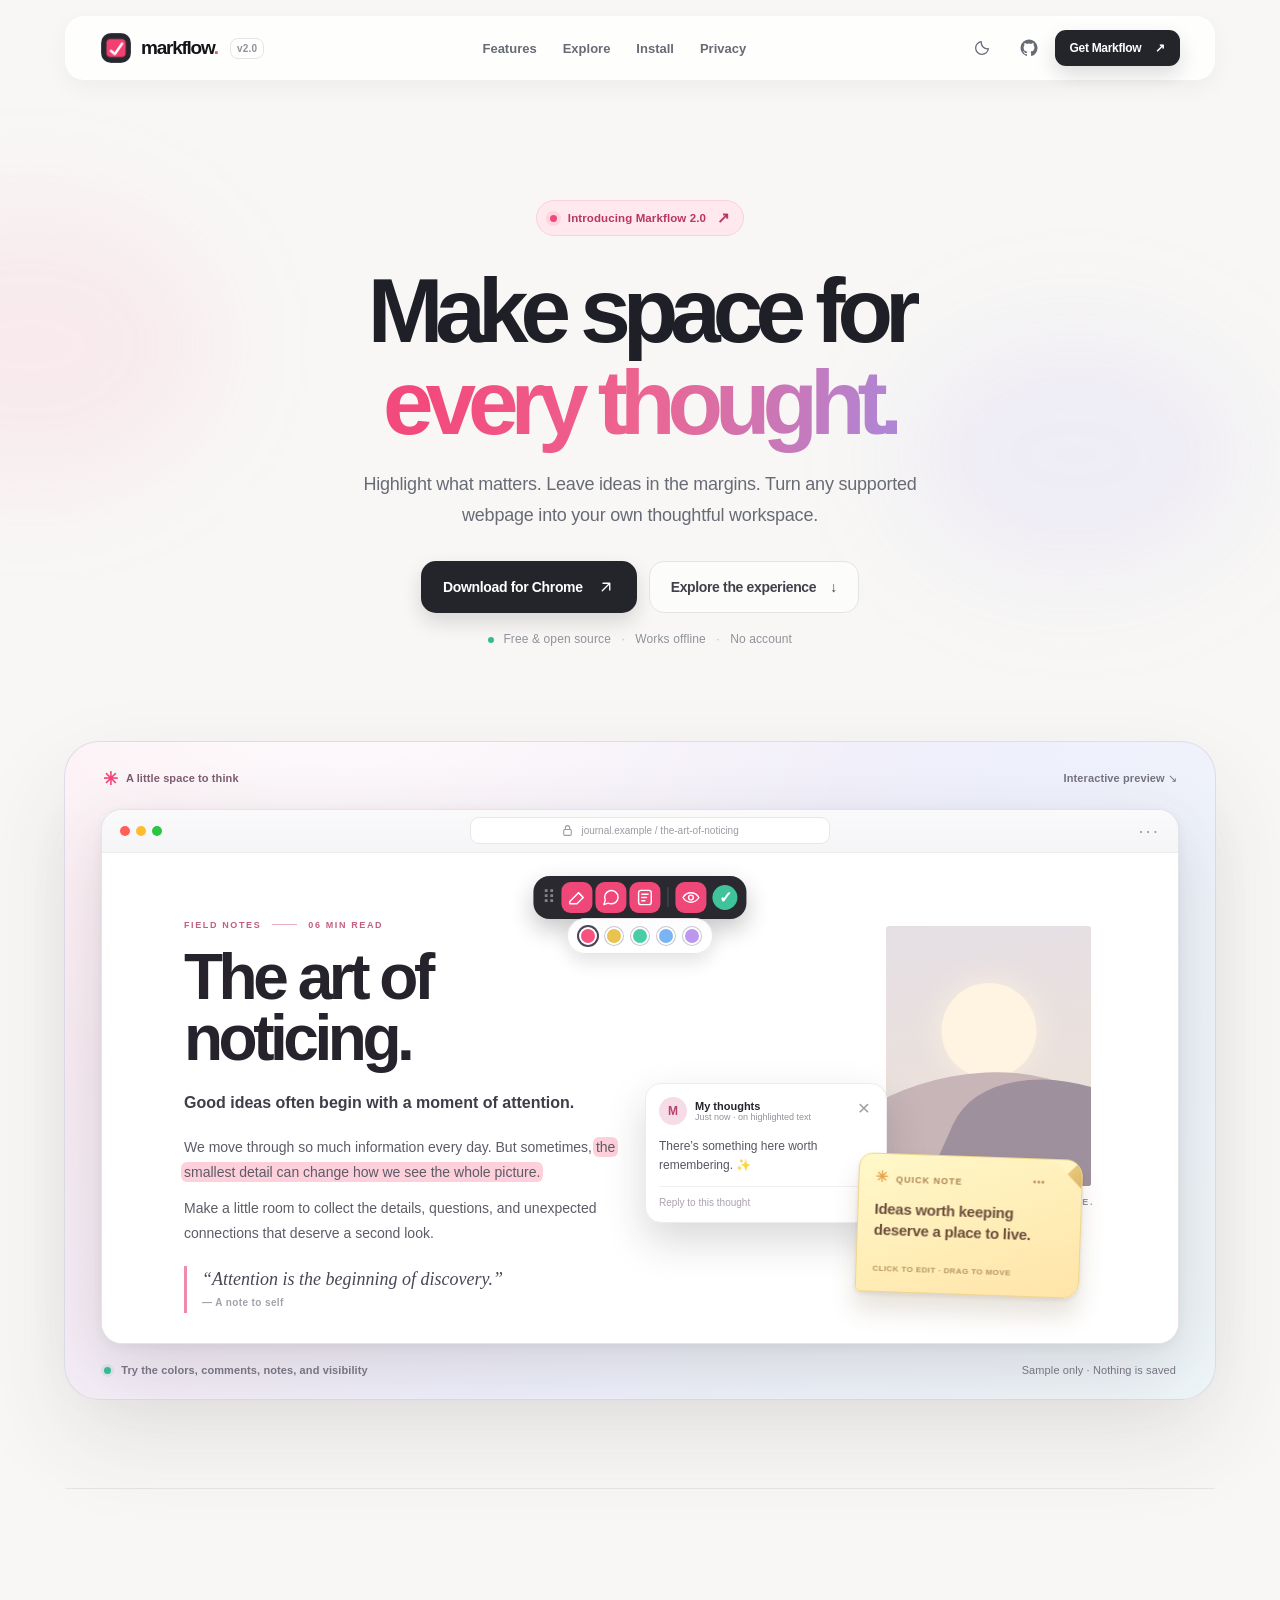
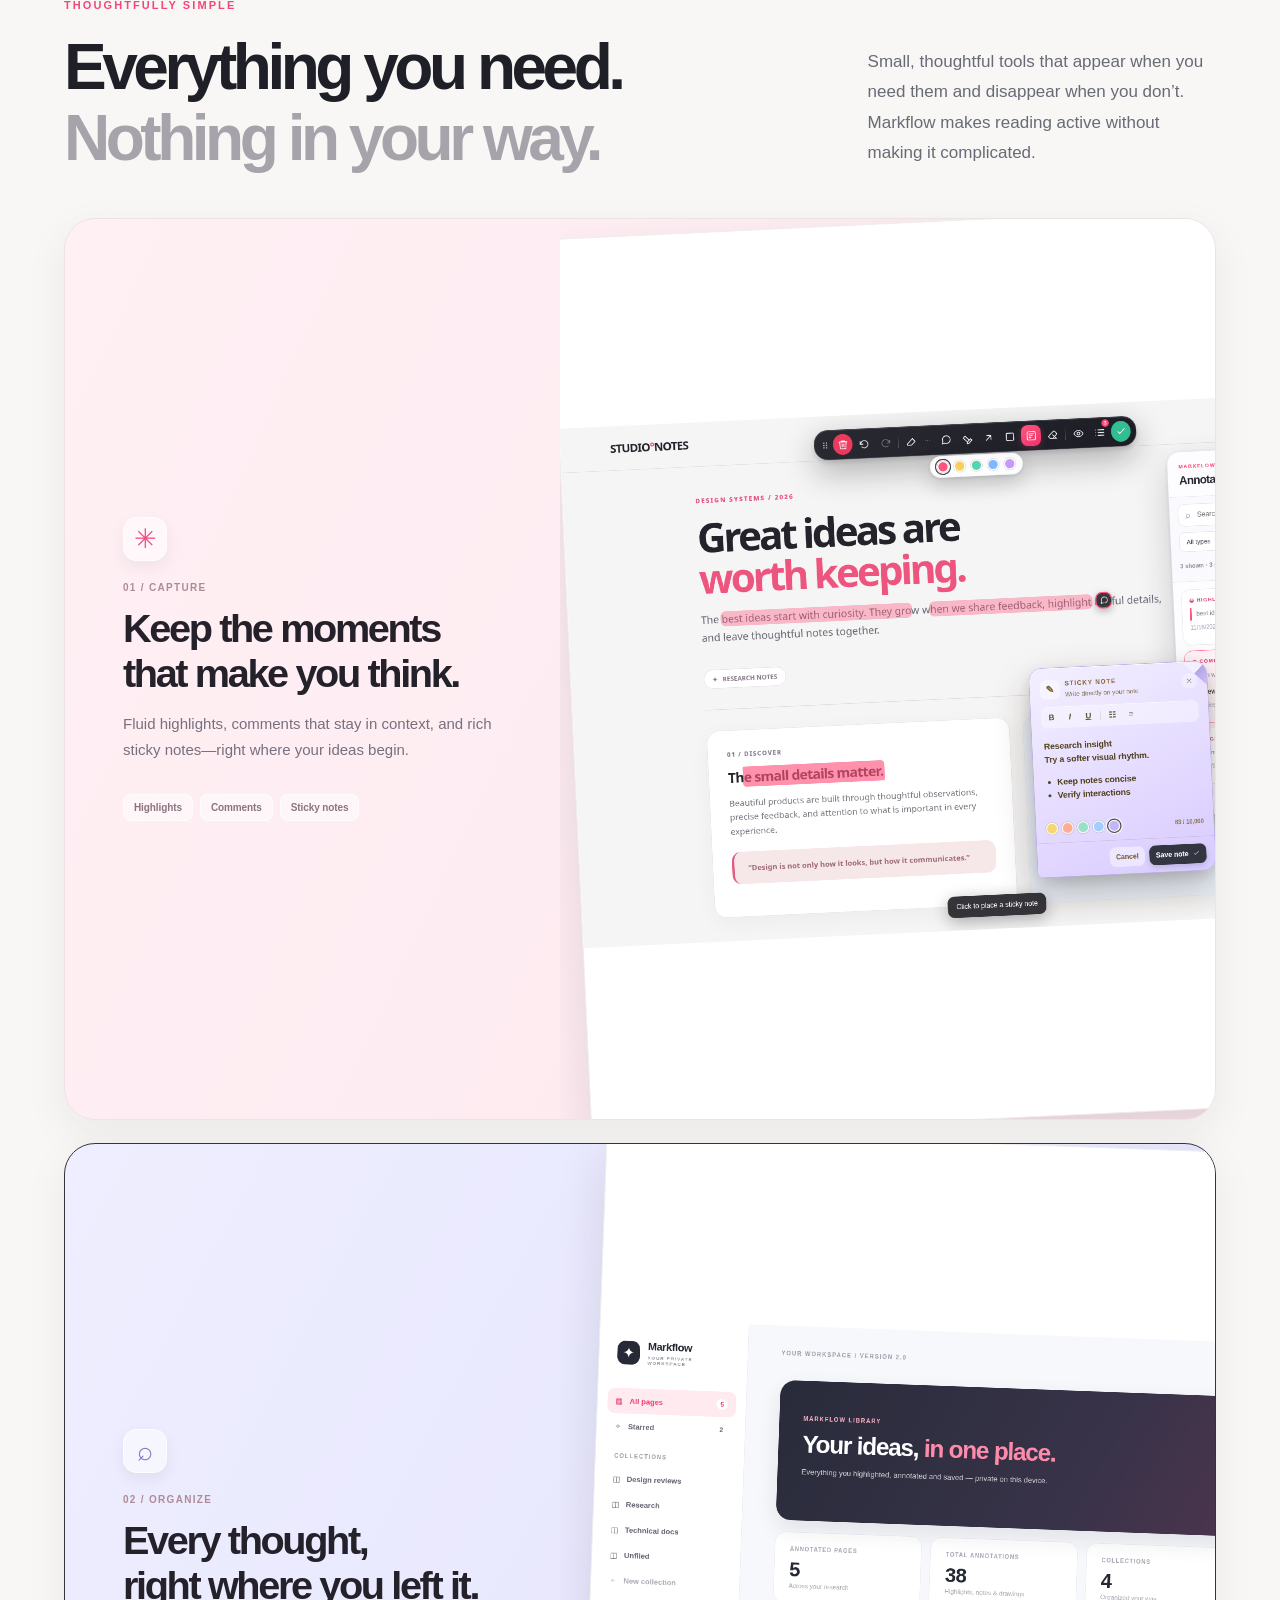
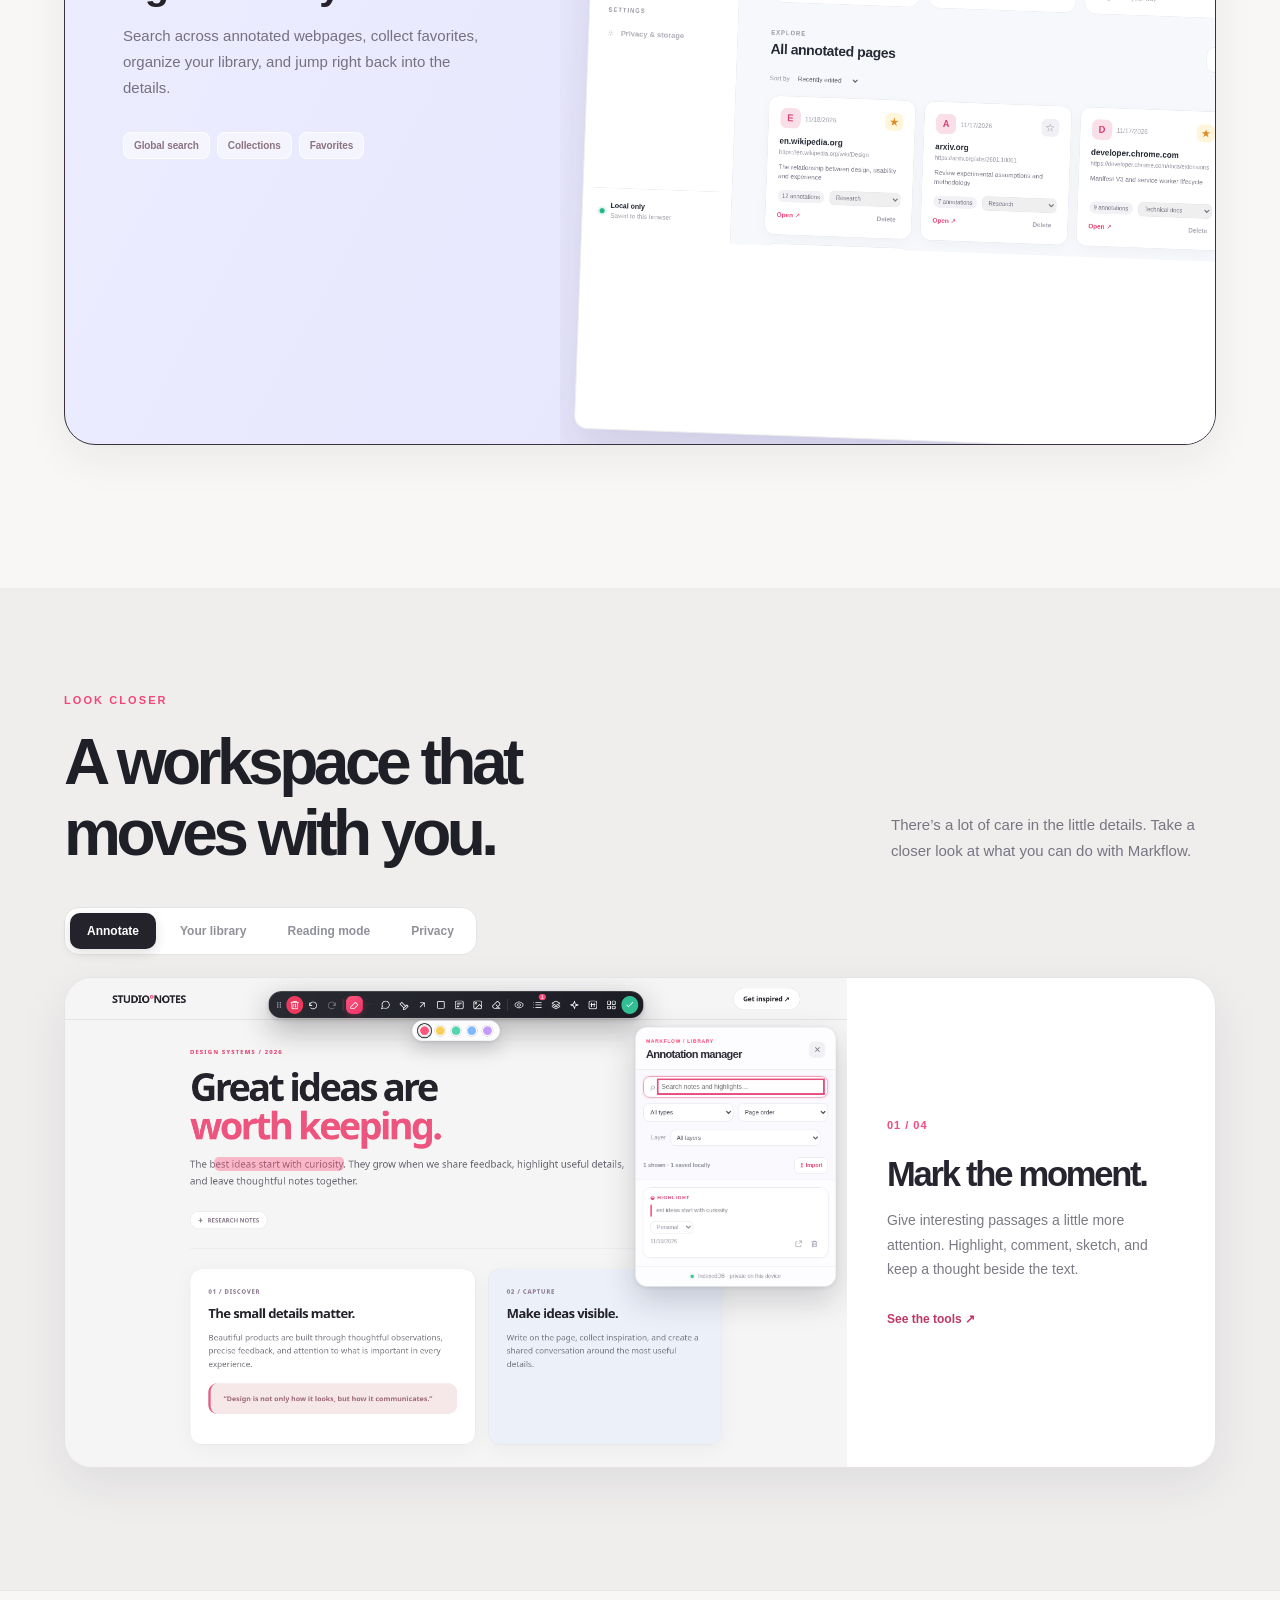
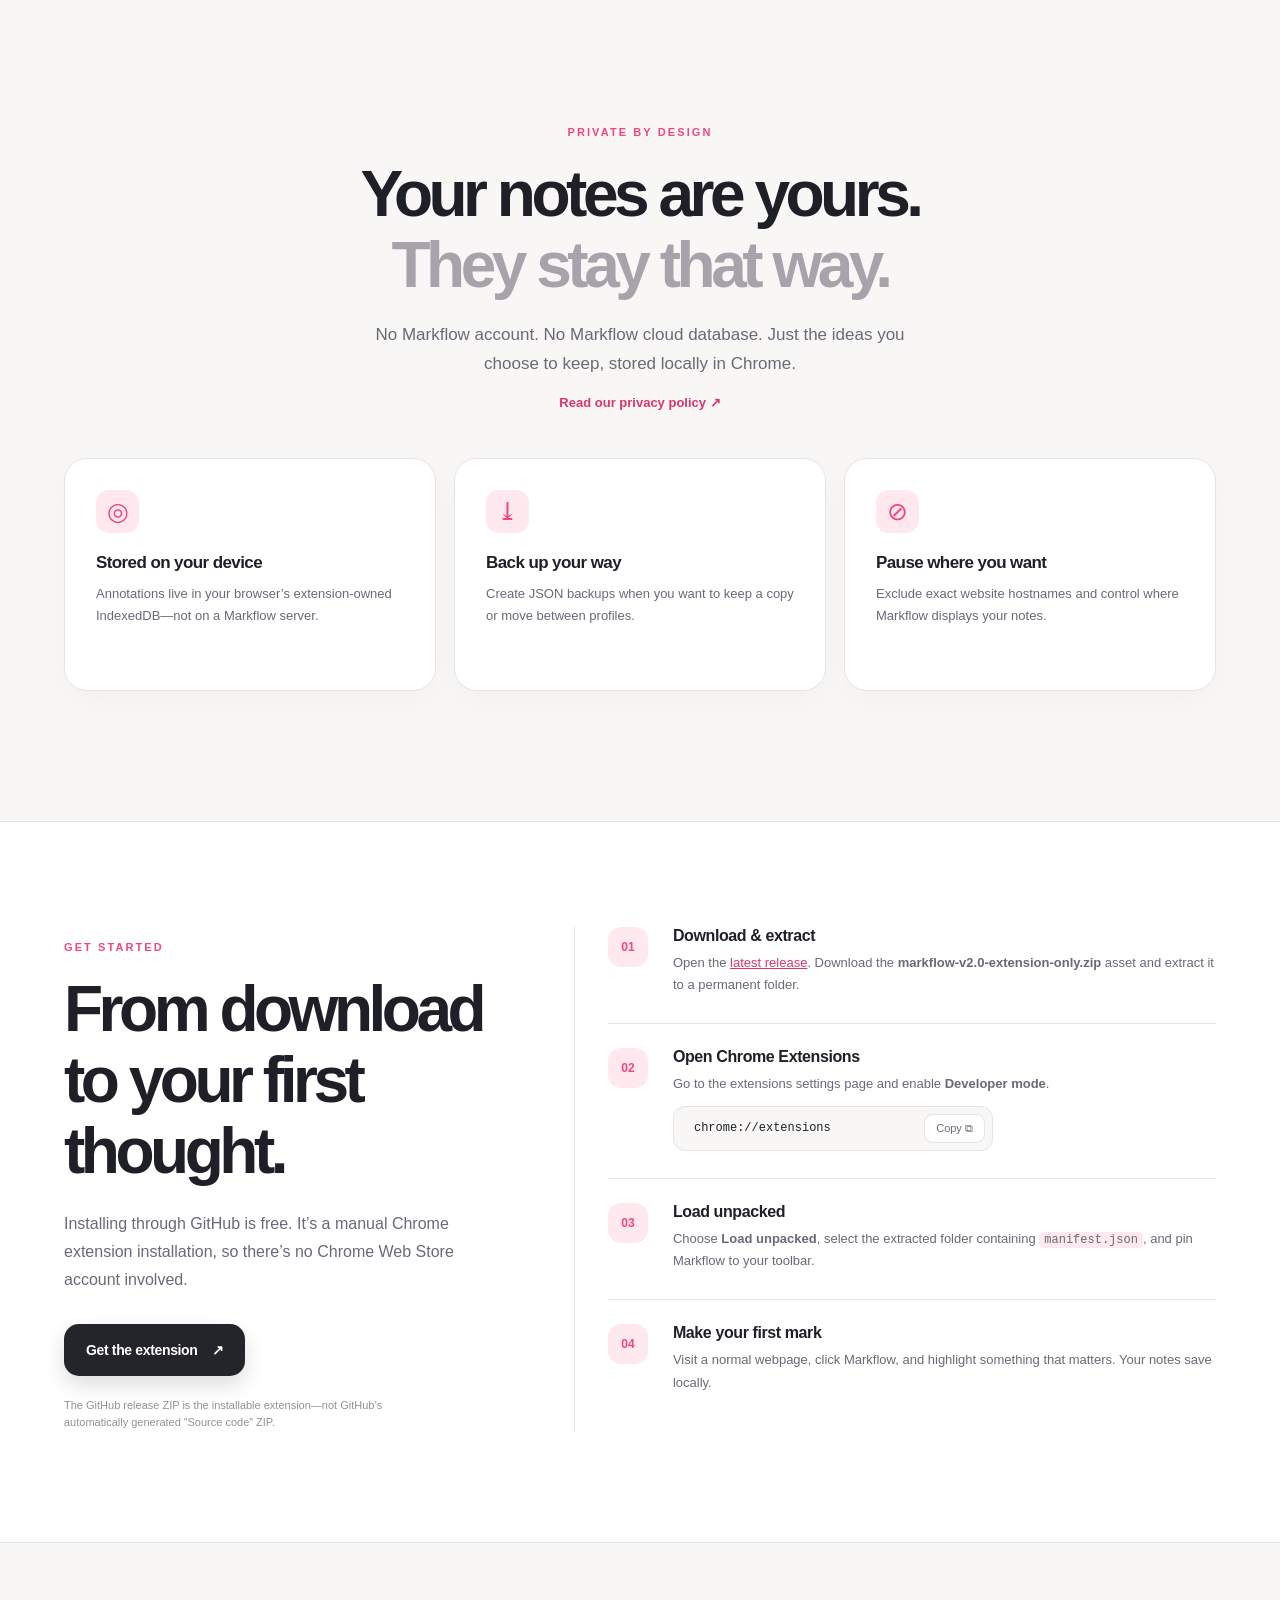
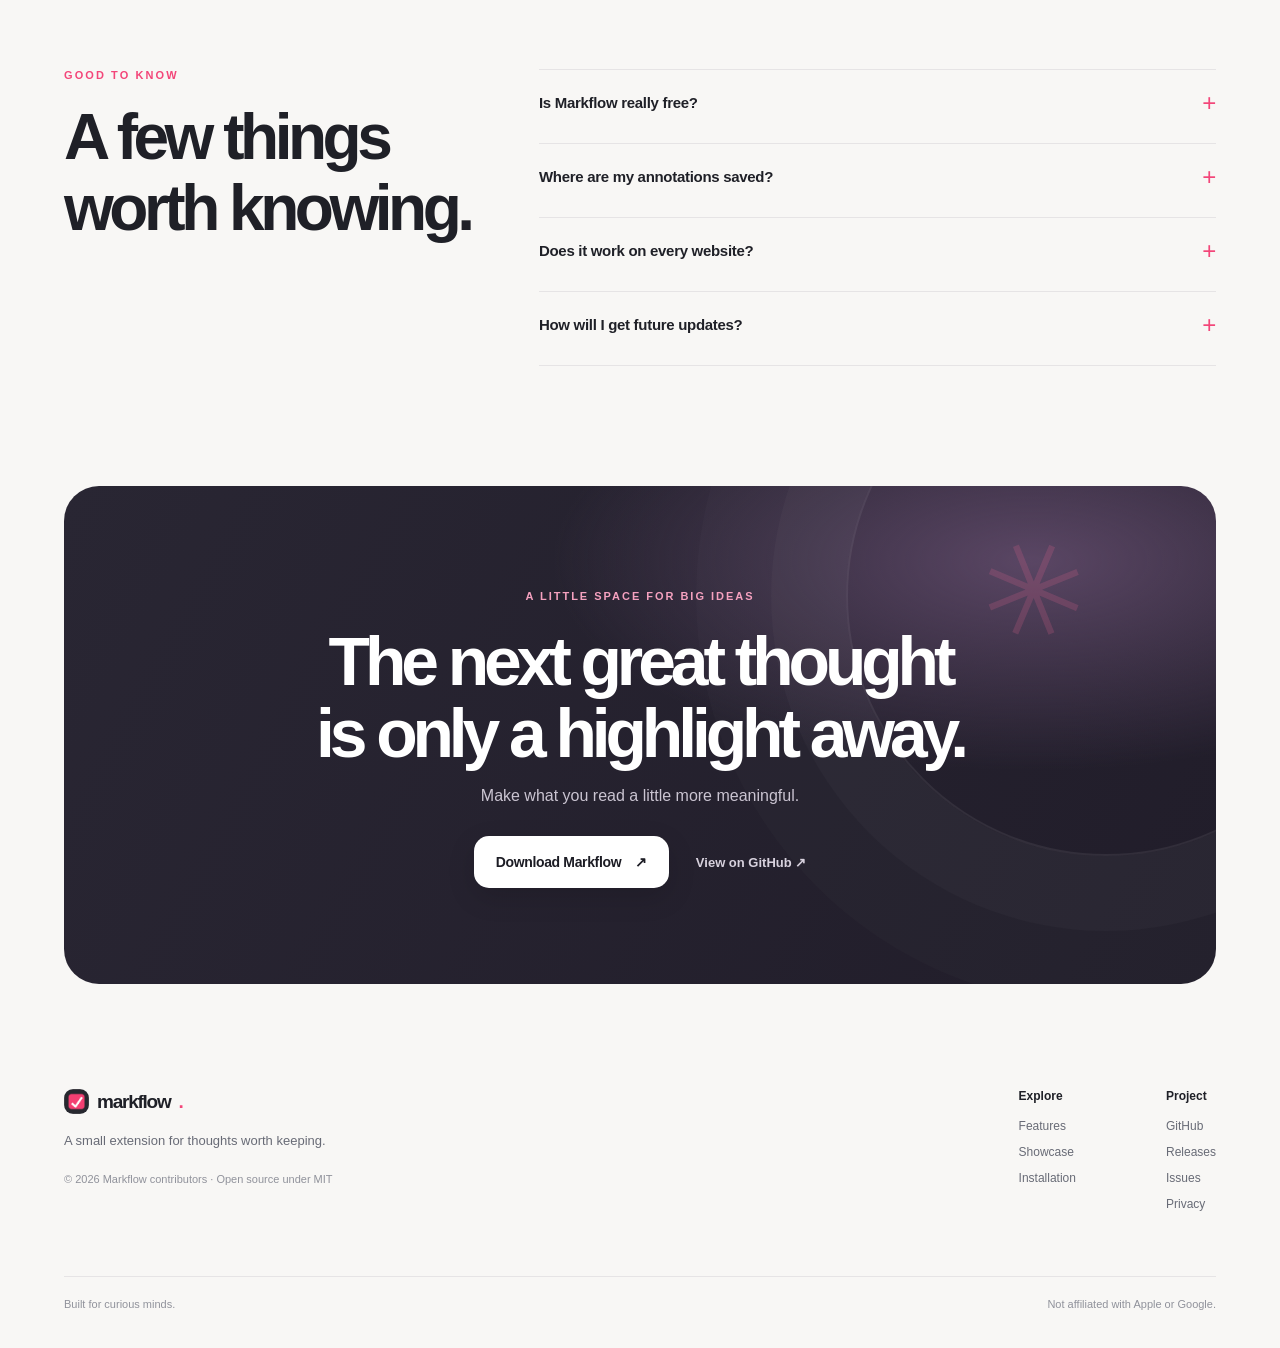
<file: docs/index.html>
<!doctype html>
<html lang="en" data-theme="light">
<head>
  <meta charset="utf-8">
  <meta name="viewport" content="width=device-width, initial-scale=1">
  <meta name="theme-color" content="#f7f6f4">
  <meta name="description" content="Markflow is a free, local-first Chrome extension to highlight, comment, draw and organize thoughts directly on webpages. No account or cloud required.">
  <meta property="og:title" content="Markflow 2.0 — Make space for every thought">
  <meta property="og:description" content="Beautiful web annotations. Local-first, free and open source.">
  <meta property="og:type" content="website">
  <meta property="og:url" content="https://kami80.github.io/highlighter/">
  <meta property="og:image" content="https://kami80.github.io/highlighter/assets/workspace-v2.png">
  <title>Markflow 2.0 — Make space for every thought</title>
  <link rel="icon" type="image/png" href="assets/icon.png">
  <link rel="preload" as="image" href="assets/workspace-v2.png">
  <link rel="stylesheet" href="site.css">
  <script src="site.js" defer></script>
</head>
<body>
  <a class="skip-link" href="#main">Skip to content</a>
  <div class="scroll-progress" aria-hidden="true"><span id="progress-bar"></span></div>
  <div class="nav-wrap">
    <header class="nav-glass container" id="site-header">
      <a class="brand" href="./" aria-label="Markflow home"><span class="brand-icon"><img src="assets/icon.png" alt="" width="32" height="32"></span><span>markflow<span class="brand-period">.</span></span><span class="brand-tag">v2.0</span></a>
      <nav class="nav-links" aria-label="Main navigation"><a href="#features">Features</a><a href="#showcase">Explore</a><a href="#install">Install</a><a href="privacy.html">Privacy</a></nav>
      <div class="nav-actions"><button class="theme-toggle icon-button" id="theme-toggle" type="button" aria-label="Switch to dark theme" title="Toggle appearance"><svg viewBox="0 0 24 24" fill="none" stroke="currentColor" stroke-width="1.7" stroke-linecap="round" stroke-linejoin="round"><path d="M20.5 13a8.5 8.5 0 0 1-9.5-9.5A8.5 8.5 0 1 0 20.5 13Z"/></svg></button><a class="nav-github" href="https://github.com/kami80/highlighter" target="_blank" rel="noopener noreferrer" aria-label="View source code on GitHub"><svg viewBox="0 0 24 24" fill="currentColor" aria-hidden="true"><path d="M12 .75a11.25 11.25 0 0 0-3.558 21.925c.562.104.77-.244.77-.544v-2.098c-3.137.683-3.8-1.33-3.8-1.33-.513-1.304-1.251-1.651-1.251-1.651-1.022-.7.077-.686.077-.686 1.13.079 1.725 1.159 1.725 1.159 1.002 1.717 2.63 1.222 3.272.935.101-.726.392-1.222.711-1.503-2.506-.286-5.14-1.253-5.14-5.58 0-1.232.441-2.24 1.162-3.03-.117-.286-.505-1.433.111-2.986 0 0 .947-.304 3.094 1.158a10.77 10.77 0 0 1 5.634 0c2.145-1.462 3.09-1.158 3.09-1.158.618 1.553.23 2.7.113 2.986.724.79 1.159 1.798 1.159 3.03 0 4.339-2.638 5.29-5.151 5.572.401.35.756 1.04.756 2.098v3.116c0 .303.202.653.777.542A11.25 11.25 0 0 0 12 .75Z"/></svg></a><a class="button button-dark button-small" href="https://github.com/kami80/highlighter/releases/latest" target="_blank" rel="noopener noreferrer">Get Markflow <span aria-hidden="true">↗</span></a></div>
    </header>
  </div>
  <main id="main">
    <section class="hero container" aria-labelledby="hero-title">
      <div class="hero-glow hero-glow-one" aria-hidden="true"></div><div class="hero-glow hero-glow-two" aria-hidden="true"></div>
      <div class="hero-copy">
        <a class="announcement" href="https://github.com/kami80/highlighter/releases" target="_blank" rel="noopener noreferrer"><span class="announcement-dot" aria-hidden="true"></span> Introducing Markflow 2.0 <span class="announcement-arrow" aria-hidden="true">↗</span></a>
        <h1 id="hero-title">Make space for<br><span class="hero-emphasis">every thought.</span></h1>
        <p>Highlight what matters. Leave ideas in the margins. Turn any supported webpage into your own thoughtful workspace.</p>
        <div class="hero-cta"><a class="button button-dark button-large" href="https://github.com/kami80/highlighter/releases/latest" target="_blank" rel="noopener noreferrer">Download for Chrome <svg viewBox="0 0 24 24" width="18" height="18" fill="none" stroke="currentColor" stroke-width="1.8" stroke-linecap="round" stroke-linejoin="round" aria-hidden="true"><path d="M7 17 17 7M8 7h9v9"/></svg></a><a class="button button-quiet button-large" href="#try-demo">Explore the experience <span aria-hidden="true">↓</span></a></div>
        <p class="hero-micro"><span class="micro-dot" aria-hidden="true"></span> Free &amp; open source <span class="micro-sep">·</span> Works offline <span class="micro-sep">·</span> No account</p>
      </div>
      <div class="hero-stage" id="try-demo">
        <div class="stage-sheen" aria-hidden="true"></div>
        <div class="stage-topline"><span class="stage-label"><span class="stage-star">✳</span> A little space to think</span><span class="stage-note">Interactive preview <span aria-hidden="true">↘</span></span></div>
        <div class="browser" id="interactive-browser" aria-label="Interactive sample of Markflow on an article">
          <div class="browser-top"><div class="traffic" aria-hidden="true"><i></i><i></i><i></i></div><div class="address"><svg viewBox="0 0 24 24" width="13" height="13" fill="none" stroke="currentColor" stroke-width="2" stroke-linecap="round"><rect x="5" y="10" width="14" height="11" rx="2"/><path d="M8 10V7a4 4 0 0 1 8 0v3"/></svg> journal.example / the-art-of-noticing</div><div class="browser-menu" aria-hidden="true">···</div></div>
          <div class="browser-body">
            <div class="sample-content"><div class="sample-eyebrow">FIELD NOTES <span class="sample-rule"></span> 06 MIN READ</div><h2>The art of<br>noticing.</h2><p class="sample-lead">Good ideas often begin with a moment of attention.</p><p>We move through so much information every day. But sometimes, <span id="demo-highlight" class="demo-highlight" style="--demo-marker:rgba(246,81,127,.27)">the smallest detail can change how we see the whole picture.</span></p><p>Make a little room to collect the details, questions, and unexpected connections that deserve a second look.</p><div class="sample-quote">“Attention is the beginning of discovery.”<span>— A note to self</span></div></div>
            <div class="sample-aside" aria-hidden="true"><div class="sample-aside-photo"><div class="sun"></div><div class="hill hill-back"></div><div class="hill hill-front"></div></div><div class="sample-caption">AN OPEN MIND IS A CURIOUS ONE.</div></div>
            <div class="demo-tools" aria-label="Try the Markflow annotation tools"><span class="tool-grip" aria-hidden="true">⠿</span><button class="demo-tool is-active" id="demo-tool-highlight" type="button" title="Change highlight color" aria-label="Highlight" aria-pressed="true"><svg viewBox="0 0 24 24" fill="none" stroke="currentColor" stroke-width="1.8" stroke-linecap="round" stroke-linejoin="round"><path d="m9 11-6 6v3h9l8-8-6-6-5 5Z"/><path d="m14 6 4 4"/></svg></button><button class="demo-tool" id="demo-tool-comment" type="button" title="Toggle comment" aria-label="Toggle comment" aria-pressed="true"><svg viewBox="0 0 24 24" fill="none" stroke="currentColor" stroke-width="1.8" stroke-linecap="round" stroke-linejoin="round"><path d="M21 11.5a8.4 8.4 0 0 1-.9 3.8 8.5 8.5 0 0 1-7.6 4.7 8.5 8.5 0 0 1-4-.9L3 21l1.9-5.5a8.5 8.5 0 1 1 16.1-4Z"/></svg></button><button class="demo-tool" id="demo-tool-note" type="button" title="Toggle sticky note" aria-label="Toggle sticky note" aria-pressed="true"><svg viewBox="0 0 24 24" fill="none" stroke="currentColor" stroke-width="1.8" stroke-linecap="round" stroke-linejoin="round"><rect x="4" y="3" width="16" height="18" rx="3"/><path d="M8 8h8M8 12h6M8 16h4"/></svg></button><div class="tool-divider" aria-hidden="true"></div><button class="demo-tool" id="demo-tool-eye" type="button" title="Hide or show annotations" aria-label="Hide annotations" aria-pressed="true"><svg viewBox="0 0 24 24" fill="none" stroke="currentColor" stroke-width="1.8" stroke-linecap="round" stroke-linejoin="round"><path d="M2 12s3.5-6 10-6 10 6 10 6-3.5 6-10 6S2 12 2 12Z"/><circle cx="12" cy="12" r="3"/></svg></button><span class="tool-done" aria-hidden="true">✓</span></div>
            <div class="demo-colors" id="demo-colors" aria-label="Highlight color"><button class="color-dot is-selected" data-color="#f6517f" data-marker="rgba(246,81,127,.27)" style="--swatch:#f6517f" type="button" aria-label="Rose highlight" aria-pressed="true"></button><button class="color-dot" data-color="#e8bb40" data-marker="rgba(243,207,104,.55)" style="--swatch:#e9c34f" type="button" aria-label="Yellow highlight" aria-pressed="false"></button><button class="color-dot" data-color="#45c69b" data-marker="rgba(83,213,176,.34)" style="--swatch:#48cda6" type="button" aria-label="Mint highlight" aria-pressed="false"></button><button class="color-dot" data-color="#6b9bea" data-marker="rgba(108,164,244,.32)" style="--swatch:#79b4f3" type="button" aria-label="Blue highlight" aria-pressed="false"></button><button class="color-dot" data-color="#ac89ed" data-marker="rgba(191,154,250,.34)" style="--swatch:#bb97ee" type="button" aria-label="Violet highlight" aria-pressed="false"></button></div>
            <div class="demo-comment" id="demo-comment"><div class="comment-user"><div class="avatar">M</div><div><b>My thoughts</b><small>Just now · on highlighted text</small></div><button class="comment-close" id="demo-comment-close" type="button" aria-label="Close comment">×</button></div><p>There’s something here worth remembering. ✨</p><div class="comment-reply">Reply to this thought <span>↗</span></div></div>
            <div class="demo-note" id="demo-note" role="group" aria-label="Example sticky note"><div class="demo-note-heading" id="demo-note-grip"><span><span class="pin-glyph">✳</span> QUICK NOTE</span><span class="note-options">•••</span></div><div class="demo-note-text" contenteditable="true" aria-label="Edit the sample sticky note" role="textbox" aria-multiline="true" spellcheck="false">Ideas worth keeping<br>deserve a place to live.</div><span class="note-footer">CLICK TO EDIT · DRAG TO MOVE</span></div>
          </div>
        </div>
        <div class="stage-caption"><span><span class="status-indicator"></span> Try the colors, comments, notes, and visibility</span><span>Sample only · Nothing is saved</span></div>
      </div>
    </section>
    <div class="divider-wide" aria-hidden="true"></div>
    <section class="intro container" id="features"><div class="section-eyebrow">THOUGHTFULLY SIMPLE</div><div class="intro-grid"><h2>Everything you need.<br><span>Nothing in your way.</span></h2><p>Small, thoughtful tools that appear when you need them and disappear when you don’t. Markflow makes reading active without making it complicated.</p></div></section>
    <section class="feature-spotlights container" aria-label="Core features">
      <article class="spotlight spotlight-pink reveal"><div class="spotlight-copy"><div class="spotlight-icon">✳</div><span class="spotlight-kicker">01 / CAPTURE</span><h3>Keep the moments<br>that make you think.</h3><p>Fluid highlights, comments that stay in context, and rich sticky notes—right where your ideas begin.</p><div class="mini-chips"><span>Highlights</span><span>Comments</span><span>Sticky notes</span></div></div><div class="spotlight-art"><img src="assets/sticky-notes.png" loading="lazy" width="1440" height="900" alt="Markflow screenshot showing rich sticky notes and a highlighting toolbar"></div></article>
      <article class="spotlight spotlight-lavender reveal"><div class="spotlight-copy"><div class="spotlight-icon">⌕</div><span class="spotlight-kicker">02 / ORGANIZE</span><h3>Every thought,<br>right where you left it.</h3><p>Search across annotated webpages, collect favorites, organize your library, and jump right back into the details.</p><div class="mini-chips"><span>Global search</span><span>Collections</span><span>Favorites</span></div></div><div class="spotlight-art"><img src="assets/library-v2.png" loading="lazy" width="1440" height="900" alt="Markflow annotation library with starred pages and searches"></div></article>
    </section>
    <section class="showcase-section" id="showcase"><div class="container"><div class="showcase-heading"><div><div class="section-eyebrow">LOOK CLOSER</div><h2>A workspace that<br>moves with you.</h2></div><p>There’s a lot of care in the little details. Take a closer look at what you can do with Markflow.</p></div><div class="gallery-tabs" role="tablist" aria-label="Markflow features"><button class="gallery-tab is-selected" type="button" role="tab" id="tab-annotate" aria-selected="true" aria-controls="gallery-panel" data-gallery="annotate">Annotate</button><button class="gallery-tab" type="button" role="tab" id="tab-library" aria-selected="false" aria-controls="gallery-panel" data-gallery="library" tabindex="-1">Your library</button><button class="gallery-tab" type="button" role="tab" id="tab-focus" aria-selected="false" aria-controls="gallery-panel" data-gallery="focus" tabindex="-1">Reading mode</button><button class="gallery-tab" type="button" role="tab" id="tab-privacy" aria-selected="false" aria-controls="gallery-panel" data-gallery="privacy" tabindex="-1">Privacy</button></div><div class="gallery-stage" id="gallery-panel" role="tabpanel" aria-labelledby="tab-annotate"><div class="gallery-image-wrap"><img id="gallery-image" src="assets/workspace-v2.png" width="1440" height="900" loading="lazy" alt="Markflow annotation toolbar on an article"></div><div class="gallery-copy"><span class="gallery-index" id="gallery-index">01 / 04</span><h3 id="gallery-title">Mark the moment.</h3><p id="gallery-description">Give interesting passages a little more attention. Highlight, comment, sketch, and keep a thought beside the text.</p><a href="https://github.com/kami80/highlighter#using-v20" target="_blank" rel="noopener noreferrer">See the tools <span aria-hidden="true">↗</span></a></div></div></div></section>
    <section class="privacy-section container" id="local-first"><div class="privacy-intro"><div class="section-eyebrow">PRIVATE BY DESIGN</div><h2>Your notes are yours.<br><span>They stay that way.</span></h2><p>No Markflow account. No Markflow cloud database. Just the ideas you choose to keep, stored locally in Chrome.</p><a class="text-link" href="privacy.html">Read our privacy policy <span aria-hidden="true">↗</span></a></div><div class="privacy-cards"><div class="privacy-card reveal"><span class="privacy-card-icon">◎</span><h3>Stored on your device</h3><p>Annotations live in your browser’s extension-owned IndexedDB—not on a Markflow server.</p></div><div class="privacy-card reveal"><span class="privacy-card-icon">⤓</span><h3>Back up your way</h3><p>Create JSON backups when you want to keep a copy or move between profiles.</p></div><div class="privacy-card reveal"><span class="privacy-card-icon">⊘</span><h3>Pause where you want</h3><p>Exclude exact website hostnames and control where Markflow displays your notes.</p></div></div></section>
    <section class="install-section" id="install"><div class="container install-grid"><div class="install-copy"><div class="section-eyebrow">GET STARTED</div><h2>From download<br>to your first thought.</h2><p>Installing through GitHub is free. It’s a manual Chrome extension installation, so there’s no Chrome Web Store account involved.</p><a class="button button-dark button-large" href="https://github.com/kami80/highlighter/releases/latest" target="_blank" rel="noopener noreferrer">Get the extension <span aria-hidden="true">↗</span></a><div class="install-caution">The GitHub release ZIP is the installable extension—not GitHub’s automatically generated “Source code” ZIP.</div></div><div class="steps" aria-label="Installation steps"><div class="step"><span class="step-num">01</span><div><h3>Download &amp; extract</h3><p>Open the <a href="https://github.com/kami80/highlighter/releases/latest" target="_blank" rel="noopener noreferrer">latest release</a>. Download the <strong>markflow-v2.0-extension-only.zip</strong> asset and extract it to a permanent folder.</p></div></div><div class="step"><span class="step-num">02</span><div><h3>Open Chrome Extensions</h3><p>Go to the extensions settings page and enable <strong>Developer mode</strong>.</p><div class="code-copy"><code>chrome://extensions</code><button type="button" id="copy-extensions" aria-label="Copy Chrome extensions address">Copy <span aria-hidden="true">⧉</span></button></div></div></div><div class="step"><span class="step-num">03</span><div><h3>Load unpacked</h3><p>Choose <strong>Load unpacked</strong>, select the extracted folder containing <code>manifest.json</code>, and pin Markflow to your toolbar.</p></div></div><div class="step"><span class="step-num">04</span><div><h3>Make your first mark</h3><p>Visit a normal webpage, click Markflow, and highlight something that matters. Your notes save locally.</p></div></div></div></div></section>
    <section class="faq-section container"><div class="faq-header"><div class="section-eyebrow">GOOD TO KNOW</div><h2>A few things<br>worth knowing.</h2></div><div class="faq-list"><details><summary>Is Markflow really free? <span>+</span></summary><p>Yes. Markflow is free and its source is available under the MIT license in the <a href="https://github.com/kami80/highlighter" target="_blank" rel="noopener noreferrer">Highlighter repository</a>.</p></details><details><summary>Where are my annotations saved? <span>+</span></summary><p>Inside the extension’s IndexedDB database in your local Chrome profile. They aren’t automatically synced between devices. Make a JSON backup before removing the extension or changing browser profiles.</p></details><details><summary>Does it work on every website? <span>+</span></summary><p>Markflow supports normal HTTP and HTTPS webpages. Chrome internal pages, some PDFs, restricted documents, and certain embedded frames cannot be annotated.</p></details><details><summary>How will I get future updates? <span>+</span></summary><p>GitHub installations do not auto-update like Chrome Web Store extensions. Download future release ZIPs, replace files in your current unpacked folder, then click Reload at <code>chrome://extensions</code>. Back up your annotations first and keep the same unpacked extension folder to preserve the extension ID.</p></details></div></section>
    <section class="end-section container"><div class="end-card"><div class="end-halo" aria-hidden="true"></div><div class="end-illustration" aria-hidden="true"><span class="end-line end-line-one"></span><span class="end-line end-line-two"></span><span class="end-mark">✳</span></div><span class="end-eyebrow">A LITTLE SPACE FOR BIG IDEAS</span><h2>The next great thought<br>is only a highlight away.</h2><p>Make what you read a little more meaningful.</p><div class="end-actions"><a class="button button-white button-large" href="https://github.com/kami80/highlighter/releases/latest" target="_blank" rel="noopener noreferrer">Download Markflow <span aria-hidden="true">↗</span></a><a class="end-source" href="https://github.com/kami80/highlighter" target="_blank" rel="noopener noreferrer">View on GitHub ↗</a></div></div></section>
  </main>
  <footer class="site-footer container"><div class="footer-left"><a href="./" class="footer-brand"><img src="assets/icon.png" alt="" width="25" height="25"> markflow<span>.</span></a><p>A small extension for thoughts worth keeping.</p><small>© 2026 Markflow contributors · Open source under MIT</small></div><div class="footer-links"><div><strong>Explore</strong><a href="#features">Features</a><a href="#showcase">Showcase</a><a href="#install">Installation</a></div><div><strong>Project</strong><a href="https://github.com/kami80/highlighter" target="_blank" rel="noopener noreferrer">GitHub</a><a href="https://github.com/kami80/highlighter/releases" target="_blank" rel="noopener noreferrer">Releases</a><a href="https://github.com/kami80/highlighter/issues" target="_blank" rel="noopener noreferrer">Issues</a><a href="privacy.html">Privacy</a></div></div><div class="footer-bottom">Built for curious minds. <span>Not affiliated with Apple or Google.</span></div></footer>
  <div class="toast" role="status" aria-live="polite" id="toast"></div>
</body>
</html>
</file>
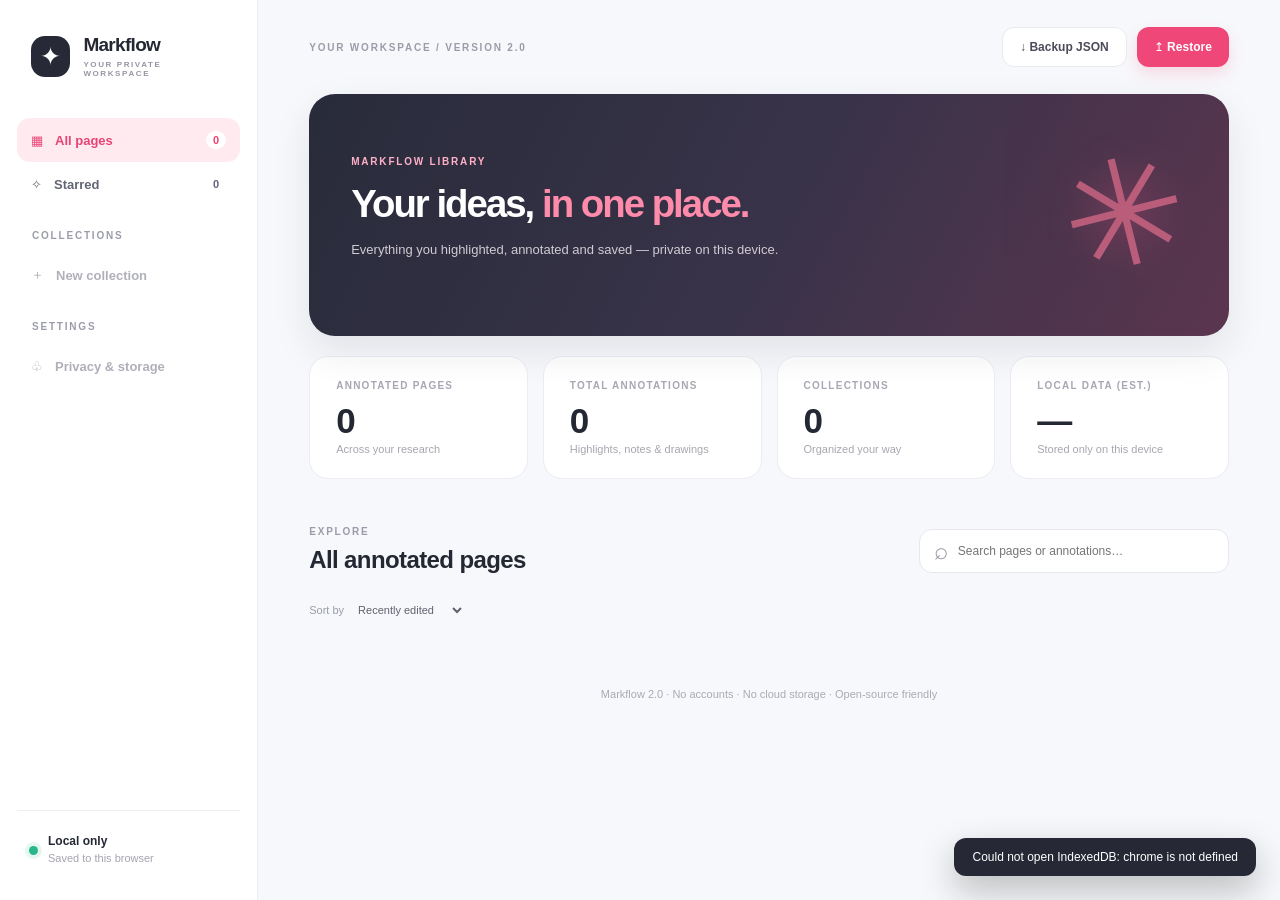
<file: library.html>
<!doctype html><html lang="en"><head><meta charset="utf-8"><meta name="viewport" content="width=device-width,initial-scale=1"><title>Markflow · Your Library</title><link rel="stylesheet" href="library.css"></head>
<body><div class="shell"><aside class="rail"><div class="brand"><span class="brandmark">✦</span><div><strong>Markflow</strong><small>YOUR PRIVATE WORKSPACE</small></div></div><nav><button id="all" class="nav active">▦ <span>All pages</span><b id="all-count">0</b></button><button id="starred" class="nav">✧ <span>Starred</span><b id="starred-count">0</b></button><div class="section-label">COLLECTIONS</div><div id="folders"></div><button id="new-folder" class="nav subtle">＋ <span>New collection</span></button><div class="section-label">SETTINGS</div><button id="privacy-nav" class="nav subtle">♧ <span>Privacy &amp; storage</span></button></nav><div class="rail-footer"><div class="privacy-dot"></div><div><strong>Local only</strong><span>Saved to this browser</span></div></div></aside>
<main class="main"><header class="top"><span class="eyebrow">YOUR WORKSPACE / VERSION 2.0</span><div class="header-actions"><button id="backup" class="btn light">↓ Backup JSON</button><button id="import" class="btn primary">↥ Restore</button><input id="file" type="file" accept=".json,application/json" hidden></div></header><div class="hero"><div><div class="eyebrow">MARKFLOW LIBRARY</div><h1>Your ideas, <em>in one place.</em></h1><p>Everything you highlighted, annotated and saved — private on this device.</p></div><div class="hero-bloom">✳</div></div>
<section class="stats"><article><span>ANNOTATED PAGES</span><strong id="pages-count">0</strong><small>Across your research</small></article><article><span>TOTAL ANNOTATIONS</span><strong id="annotations-count">0</strong><small>Highlights, notes & drawings</small></article><article><span>COLLECTIONS</span><strong id="folders-count">0</strong><small>Organized your way</small></article><article><span>LOCAL DATA (EST.)</span><strong id="storage-used">—</strong><small>Stored only on this device</small></article></section>
<section id="collection-view" class="collection"><div class="section-head"><div><span class="eyebrow">EXPLORE</span><h2 id="title">All annotated pages</h2></div><div class="search-wrap"><span>⌕</span><input id="search" type="search" placeholder="Search pages or annotations…" aria-label="Search all annotations"></div></div><div class="filters"><label>Sort by <select id="sort"><option value="recent">Recently edited</option><option value="name">Website name</option><option value="count">Most annotations</option></select></label><span id="result-count"></span></div><div id="pages" class="page-grid"></div><div id="empty" class="empty" hidden><strong>No annotated pages yet</strong><p>Open a webpage, activate Markflow and add a highlight or sticky note. It will appear here.</p></div></section>
<section id="privacy-view" class="privacy-view" hidden aria-label="Privacy and storage settings">
  <div class="section-head"><div><span class="eyebrow">PRIVACY CENTER</span><h2>You're in control.</h2></div><button id="privacy-back" class="btn light">← Back to library</button></div>
  <p class="privacy-intro">Markflow stores your notes in this Chrome profile. No account, server, analytics, or page data transmission is needed.</p>
  <div class="privacy-grid">
    <article class="privacy-card"><div class="privacy-icon">◎</div><h3>Excluded websites</h3><p>Pause Markflow completely on selected hostnames. You can still visit the websites normally.</p><form id="exclude-form"><label for="exclude-domain">Website hostname</label><div class="privacy-field"><input id="exclude-domain" type="text" placeholder="example.com" autocomplete="off" spellcheck="false" maxlength="253" required><button class="btn primary" type="submit">Add</button></div></form><div id="exclude-list" class="exclude-list"></div></article>
    <article class="privacy-card"><div class="privacy-icon">▣</div><h3>Storage health</h3><p>Local database details, a breakdown of saved annotations, and backup controls.</p><dl class="health-list"><div><dt>Database</dt><dd id="health-db">Checking…</dd></div><div><dt>Saved pages</dt><dd id="health-pages">—</dd></div><div><dt>Annotations</dt><dd id="health-count">—</dd></div><div><dt>Estimated size</dt><dd id="health-bytes">—</dd></div><div><dt>Excluded hosts</dt><dd id="health-excluded">—</dd></div></dl><div id="type-breakdown" class="type-breakdown"></div><button id="privacy-backup" class="btn primary">Download JSON backup</button></article>
  </div>
  <p class="privacy-footnote">Exclusions apply to exact hostnames, not automatically to subdomains. Changes take effect after refreshing already-open tabs. Removing an exclusion does not delete existing annotations.</p>
</section>
<footer>Markflow 2.0 · No accounts · No cloud storage · Open-source friendly</footer></main></div>
<div class="dialog-bg" id="dialog" hidden><div class="dialog"><h3 id="dialog-title">Restore from backup</h3><p id="dialog-description">Choose whether to merge or replace your local data.</p><div id="dialog-buttons"></div></div></div>
<div id="toast" role="status"></div><script src="library.js"></script></body></html>
</file>
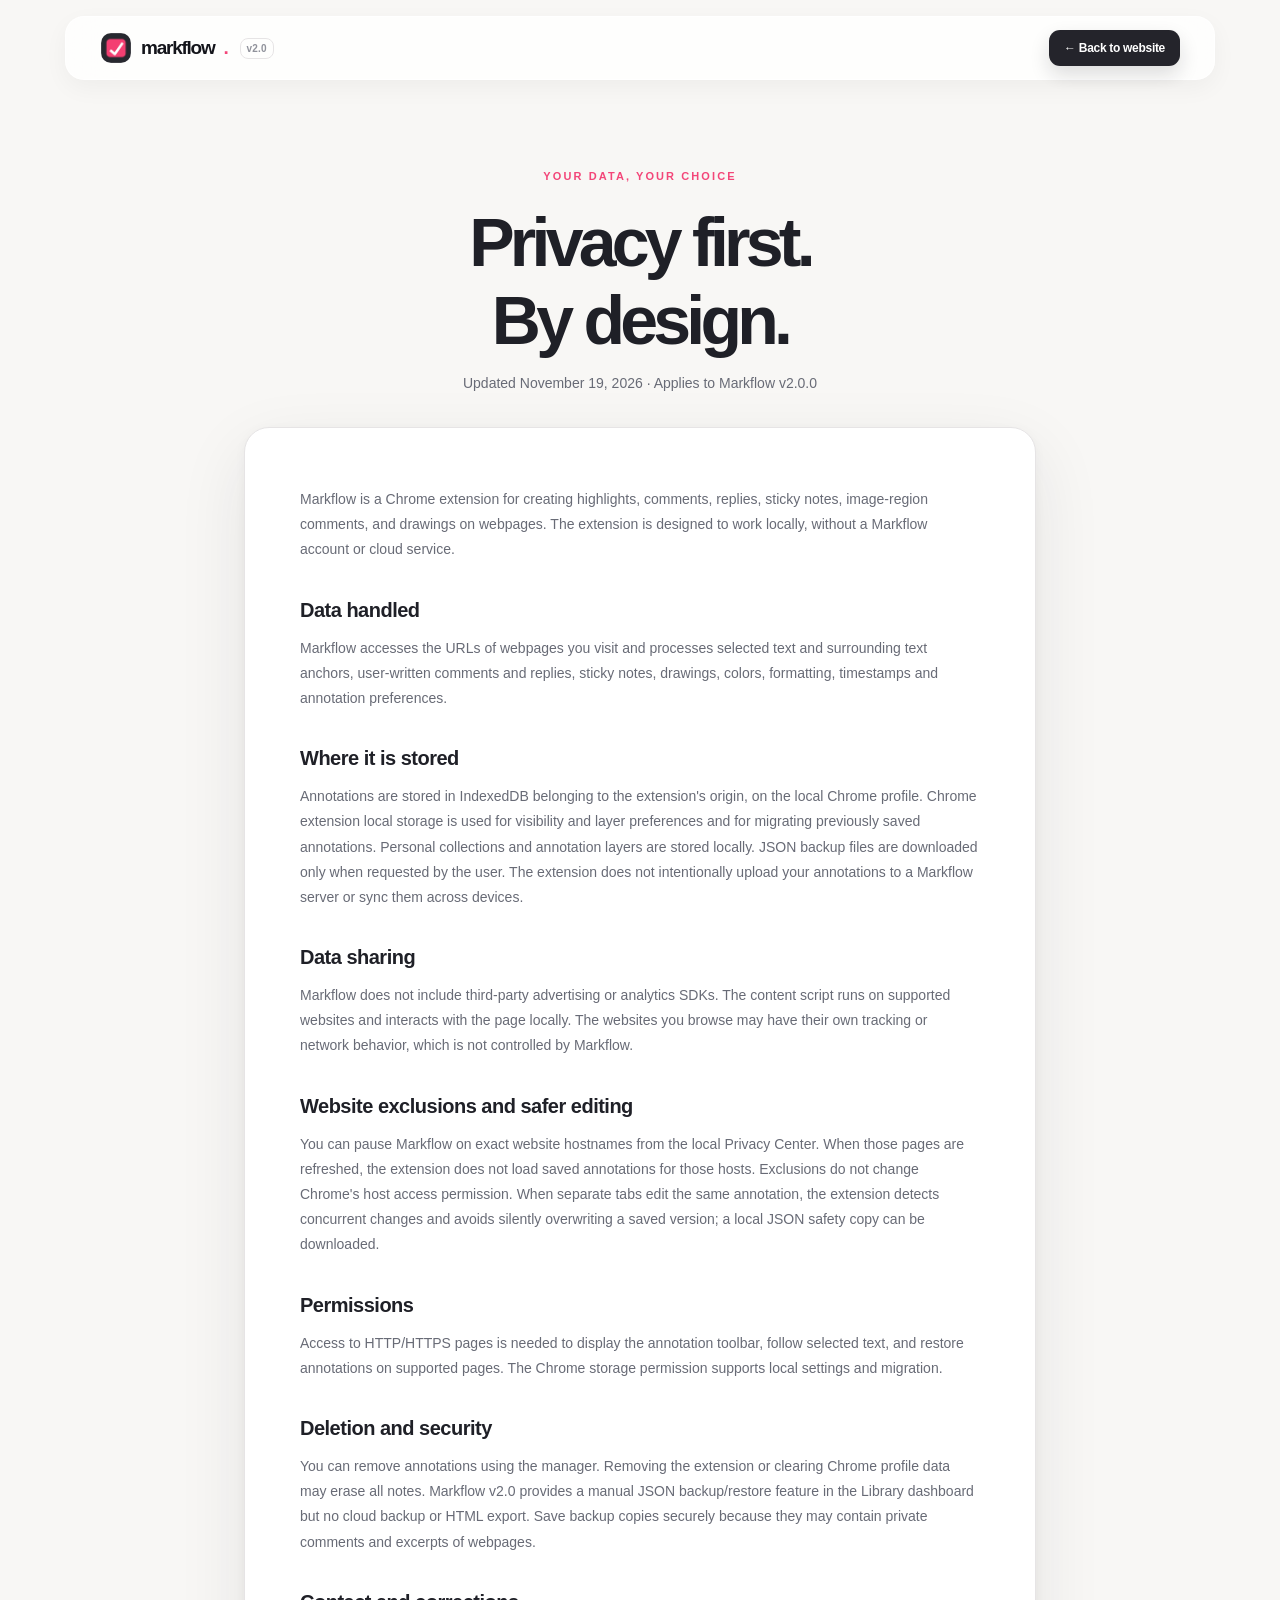
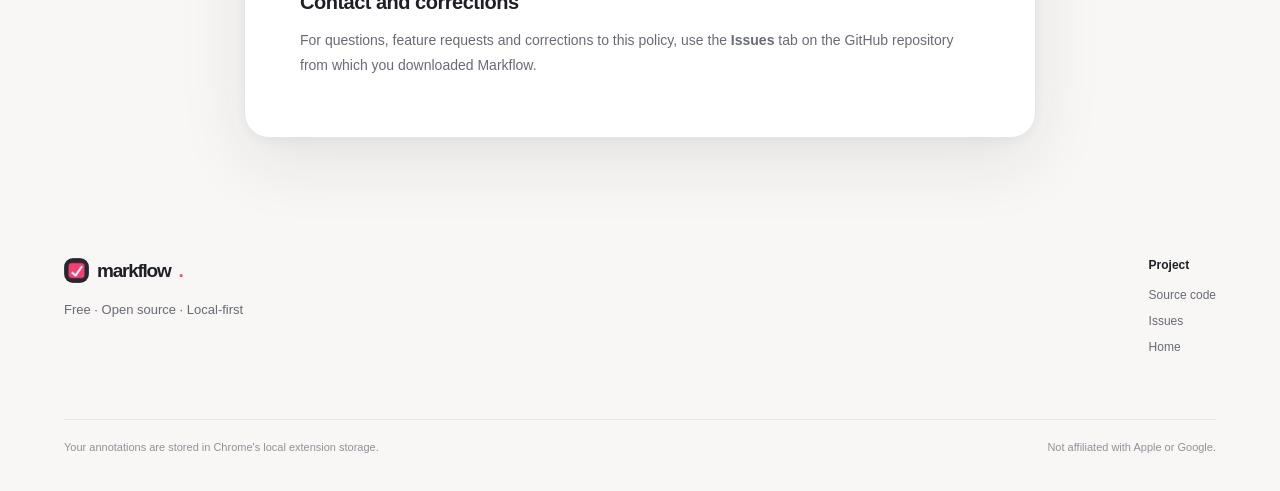
<file: docs/privacy.html>
<!doctype html><html lang="en" data-theme="light"><head><meta charset="utf-8"><meta name="viewport" content="width=device-width,initial-scale=1"><meta name="theme-color" content="#f7f6f4"><meta name="description" content="Privacy practices for Markflow, the local-first Chrome extension"><title>Privacy · Markflow 2.0</title><link rel="icon" href="assets/icon.png"><link rel="stylesheet" href="site.css"><script>try{var t=localStorage.getItem('markflow-website-theme');if(t==='dark'||t==='light')document.documentElement.dataset.theme=t;}catch(e){}</script></head><body>
<a class="skip-link" href="#main">Skip to content</a><div class="nav-wrap"><header class="nav-glass container"><a class="brand" href="./"><span class="brand-icon"><img src="assets/icon.png" width="32" height="32" alt=""></span>markflow<span class="brand-period">.</span><span class="brand-tag">v2.0</span></a><a class="button button-dark button-small" href="./">← Back to website</a></header></div>
<main class="policy-main" id="main"><div class="policy-hero"><div class="section-eyebrow">YOUR DATA, YOUR CHOICE</div><h1>Privacy first.<br>By design.</h1><p>Updated November 19, 2026 · Applies to Markflow v2.0.0</p></div><article class="policy-paper">

<p>Markflow is a Chrome extension for creating highlights, comments, replies, sticky notes, image-region comments, and drawings on webpages. The extension is designed to work locally, without a Markflow account or cloud service.</p>


<h2>Data handled</h2>
<p>Markflow accesses the URLs of webpages you visit and processes selected text and surrounding text anchors, user-written comments and replies, sticky notes, drawings, colors, formatting, timestamps and annotation preferences.</p>


<h2>Where it is stored</h2>
<p>Annotations are stored in IndexedDB belonging to the extension's origin, on the local Chrome profile. Chrome extension local storage is used for visibility and layer preferences and for migrating previously saved annotations. Personal collections and annotation layers are stored locally. JSON backup files are downloaded only when requested by the user. The extension does not intentionally upload your annotations to a Markflow server or sync them across devices.</p>


<h2>Data sharing</h2>
<p>Markflow does not include third-party advertising or analytics SDKs. The content script runs on supported websites and interacts with the page locally. The websites you browse may have their own tracking or network behavior, which is not controlled by Markflow.</p>


<h2>Website exclusions and safer editing</h2>
<p>You can pause Markflow on exact website hostnames from the local Privacy Center. When those pages are refreshed, the extension does not load saved annotations for those hosts. Exclusions do not change Chrome's host access permission. When separate tabs edit the same annotation, the extension detects concurrent changes and avoids silently overwriting a saved version; a local JSON safety copy can be downloaded.</p>


<h2>Permissions</h2>
<p>Access to HTTP/HTTPS pages is needed to display the annotation toolbar, follow selected text, and restore annotations on supported pages. The Chrome storage permission supports local settings and migration.</p>


<h2>Deletion and security</h2>
<p>You can remove annotations using the manager. Removing the extension or clearing Chrome profile data may erase all notes. Markflow v2.0 provides a manual JSON backup/restore feature in the Library dashboard but no cloud backup or HTML export. Save backup copies securely because they may contain private comments and excerpts of webpages.</p>


<h2>Contact and corrections</h2>
<p>For questions, feature requests and corrections to this policy, use the <strong>Issues</strong> tab on the GitHub repository from which you downloaded Markflow.</p>

</article></main><footer class="site-footer container"><div class="footer-left"><a href="./" class="footer-brand"><img src="assets/icon.png" width="25" height="25" alt="">markflow<span>.</span></a><p>Free · Open source · Local-first</p></div><div class="footer-links"><div><strong>Project</strong><a href="https://github.com/kami80/highlighter">Source code</a><a href="https://github.com/kami80/highlighter/issues">Issues</a><a href="./">Home</a></div></div><div class="footer-bottom">Your annotations are stored in Chrome's local extension storage.<span>Not affiliated with Apple or Google.</span></div></footer></body></html>
</file>
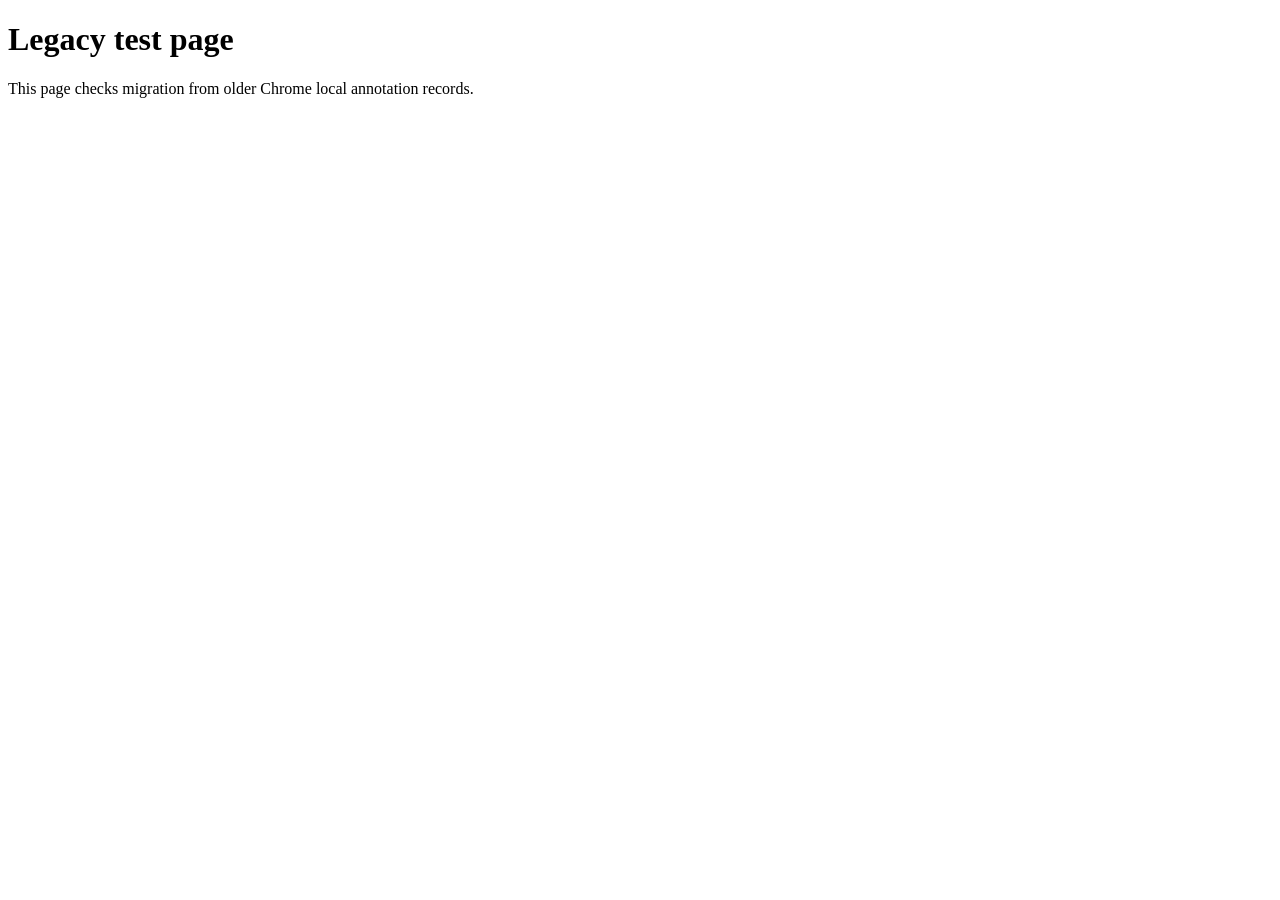
<file: tests/legacy.html>
<!doctype html><html><head><title>Legacy Markflow annotations</title></head><body><main><h1>Legacy test page</h1><p>This page checks migration from older Chrome local annotation records.</p></main></body></html>
</file>
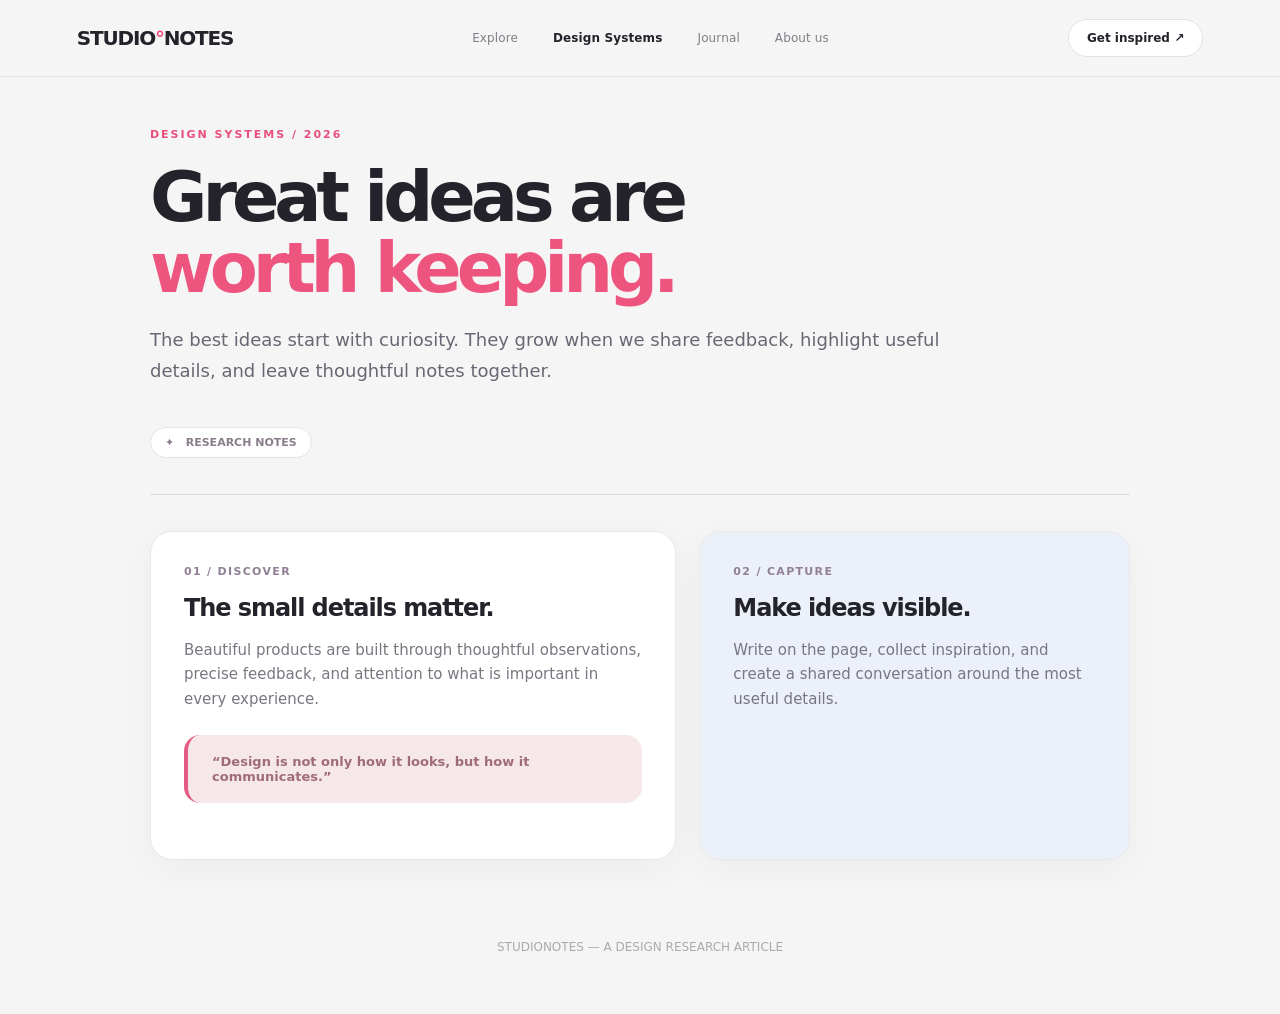
<file: tests/preview-site.html>
<!DOCTYPE html><html><head><meta charset="utf-8"><title>Studio Notes · Design Systems</title>
<style>
*{box-sizing:border-box}html{background:#f6f5f5}body{margin:0;font-family:system-ui,-apple-system,'Segoe UI',sans-serif;color:#24232b;background:#f6f5f5}
header.page-nav{position:fixed;top:0;left:0;right:0;height:77px;display:flex;align-items:center;justify-content:space-between;padding:0 6%;background:rgba(246,245,245,.97);border-bottom:1px solid #e4e0e4;backdrop-filter:blur(15px);z-index:2147483647}
.brand{font-size:20px;font-weight:750;letter-spacing:-.06em}.brand span{color:#f04b7b}nav{display:flex;gap:35px;color:#817d86;font-size:12px;letter-spacing:.01em}nav strong{color:#24232b}header .get{background:#fff;border:1px solid #e4e1e5;border-radius:25px;padding:11px 18px;font-size:12px;font-weight:700}
main{width:980px;max-width:calc(100% - 100px);margin:128px auto 0} .label{font-size:11px;letter-spacing:.18em;font-weight:800;color:#e74f7c}.hero h1{font-size:70px;font-weight:750;letter-spacing:-.072em;line-height:1.02;margin:21px 0 20px;max-width:900px}.hero h1 em{font-style:normal;color:#ed547e}.hero .desc{font-size:18px;line-height:1.72;max-width:820px;color:#696773;margin-bottom:40px}
.hero hr{border:0;border-top:1px solid #dddbe0;margin:36px 0}.pill{display:inline-flex;gap:8px;align-items:center;padding:8px 14px;background:#fff;border:1px solid #e7e2e9;border-radius:40px;color:#8a7d8b;font-size:11px;font-weight:700}
.columns{display:grid;grid-template-columns:1.1fr .9fr;gap:23px;margin-top:34px}.tile{border-radius:22px;min-height:250px;padding:33px;background:#fff;border:1px solid #eae7eb;box-shadow:0 10px 38px rgba(25,15,24,.04)}.tile.blue{background:#ebf0f9}.tile .tag{font-size:11px;color:#917f96;font-weight:850;letter-spacing:.12em}.tile h2{font-size:24px;letter-spacing:-.045em;margin:16px 0}.tile p{font-size:15px;color:#787780;line-height:1.65}
.quote{margin:23px 0;background:#f6e7e8;color:#a06c7d;font-size:13px;font-weight:650;border-radius:16px;padding:19px 24px;border-left:4px solid #e35c84}
footer{padding:80px 0 60px;color:#aaa;text-align:center;font-size:12px}
</style></head>
<body><header class="page-nav"><div class="brand">STUDIO<span>°</span>NOTES</div><nav><span>Explore</span><strong>Design Systems</strong><span>Journal</span><span>About us</span></nav><div class="get">Get inspired ↗</div></header>
<main><div class="hero"><div class="label">DESIGN SYSTEMS / 2026</div><h1>Great ideas are<br><em>worth keeping.</em></h1><div class="desc" id="lead">The best ideas start with curiosity. They grow when we share feedback, highlight useful details, and leave thoughtful notes together.</div><span class="pill">✦ &nbsp; RESEARCH NOTES</span><hr></div>
<div class="columns"><article class="tile"><div class="tag">01 / DISCOVER</div><h2 id="focus">The small details matter.</h2><p>Beautiful products are built through thoughtful observations, precise feedback, and attention to what is important in every experience.</p><div class="quote">“Design is not only how it looks, but how it communicates.”</div></article><article class="tile blue"><div class="tag">02 / CAPTURE</div><h2>Make ideas visible.</h2><p>Write on the page, collect inspiration, and create a shared conversation around the most useful details.</p></article></div>
<footer>STUDIONOTES — A DESIGN RESEARCH ARTICLE</footer></main>
</body></html>
</file>
<file: docs/site.css>
/* MARKFLOW — GitHub Pages. Locally hosted, no third-party fonts or libraries.
   Designed with Apple-style material hierarchy and purpose-driven fluid motion. */
:root {
  color-scheme:light;
  --bg:#f8f7f5;--paper:#fff;--ink:#1f2027;--ink-deep:#14151b;--muted:#686b76;--soft:#90929b;
  --line:#e6e4e5;--rose:#f34679;--rose-deep:#dd3667;--rose-wash:#ffe8ee;--lavender:#e8e4ff;
  --shadow:0 24px 70px rgba(32,29,43,.09),0 3px 12px rgba(32,29,43,.04);
  --ease-out:cubic-bezier(.23,1,.32,1);--ease-move:cubic-bezier(.77,0,.175,1);
  --font:-apple-system,BlinkMacSystemFont,"SF Pro Display","SF Pro Text",Inter,"Segoe UI",Arial,sans-serif;
}
:root[data-theme="dark"]{color-scheme:dark;--bg:#101116;--paper:#1a1b21;--ink:#f3f1f4;--ink-deep:#fff;--muted:#afb0b8;--soft:#858791;--line:#31323b;--rose-wash:#3b2230;--lavender:#29263e;--shadow:0 22px 70px rgba(0,0,0,.3)}
*{box-sizing:border-box}html{scroll-behavior:smooth;scroll-padding-top:100px}body{margin:0;background:var(--bg);color:var(--ink);font-family:var(--font);-webkit-font-smoothing:antialiased;overflow-x:hidden;transition:background-color .24s ease,color .24s ease}a{text-decoration:none;color:inherit}button{font:inherit;cursor:pointer}button:disabled{cursor:not-allowed}img,svg{max-width:100%}a:focus-visible,button:focus-visible,summary:focus-visible,[contenteditable]:focus-visible{outline:3px solid var(--rose);outline-offset:4px}::selection{background:#ffb9ce;color:#17151b}.container{max-width:1220px;margin:0 auto;padding-left:34px;padding-right:34px}.skip-link{position:fixed;left:14px;top:-80px;z-index:2000;background:var(--paper);padding:12px 20px;border-radius:12px}.skip-link:focus{top:14px}.scroll-progress{height:2px;position:fixed;inset:0 0 auto;z-index:1001;pointer-events:none}.scroll-progress span{display:block;transform:scaleX(0);transform-origin:left;background:var(--rose);width:100%;height:100%;will-change:transform}
/* Floating navigation */
.nav-wrap{position:sticky;top:14px;z-index:900;pointer-events:none;margin-top:16px}.nav-glass{height:64px;border-radius:19px;border:1px solid rgba(255,255,255,.75);background:rgba(255,255,255,.79);box-shadow:0 8px 24px rgba(20,20,24,.045);backdrop-filter:blur(22px) saturate(160%);-webkit-backdrop-filter:blur(22px) saturate(160%);display:flex;align-items:center;justify-content:space-between;gap:26px;max-width:1150px;pointer-events:auto;transition:box-shadow .2s ease,background-color .2s ease,border-color .2s ease}
.nav-glass.is-scrolled{box-shadow:0 12px 38px rgba(20,20,24,.1);background:rgba(255,255,255,.92);border-color:rgba(230,227,232,.95)}
:root[data-theme="dark"] .nav-glass,:root[data-theme="dark"] .nav-glass.is-scrolled{background:rgba(28,29,35,.85);border-color:rgba(255,255,255,.10)}
.brand{display:inline-flex;align-items:center;gap:9px;white-space:nowrap;font-size:19px;font-weight:780;letter-spacing:-.065em;color:var(--ink-deep)}.brand-icon{width:32px;height:32px;display:grid;place-items:center}.brand-icon img{height:30px;width:30px;border-radius:10px}.brand-period,.footer-brand span{color:var(--rose)}.brand-tag{font-size:10px;letter-spacing:.02em;font-weight:650;border:1px solid var(--line);border-radius:8px;padding:4px 6px;color:var(--soft);margin-left:3px}.nav-links,.nav-actions{display:flex;align-items:center}.nav-links{gap:26px}.nav-links a{font-size:13px;font-weight:610;color:var(--muted);transition:color .15s ease}.nav-links a:hover{color:var(--ink)}.nav-actions{gap:13px}.icon-button,.nav-github{border:0;background:transparent;color:var(--muted);height:34px;width:34px;border-radius:11px;display:grid;place-items:center;transition:color .16s ease,background .16s ease,transform .14s ease}.icon-button:hover,.nav-github:hover{background:rgba(130,130,140,.12);color:var(--ink)}.icon-button:active,.nav-github:active{transform:scale(.95)}.icon-button svg,.nav-github svg{width:18px;height:18px}.button{display:inline-flex;align-items:center;justify-content:center;gap:14px;white-space:nowrap;font-weight:670;letter-spacing:-.025em;border:1px solid transparent;transition:transform .15s var(--ease-out),background-color .18s ease,box-shadow .18s ease,border-color .18s ease}.button:active{transform:scale(.975)}.button-dark{background:#24242b;color:#fff;box-shadow:0 9px 20px rgba(22,23,29,.14)}.button-dark:hover{background:#0f1015;box-shadow:0 12px 26px rgba(22,23,29,.20)}.button-small{font-size:12px;padding:10px 14px;border-radius:11px}.button-large{font-size:14px;padding:16px 21px;border-radius:15px;min-height:52px}.button-quiet{background:rgba(255,255,255,.65);border-color:#e5e3e6;color:#41414b}.button-quiet:hover{background:#fff}.button-white{background:#fff;color:#1c1c24;box-shadow:0 9px 28px #0002}.button-white:hover{background:#f4f2f4}.nav-github{margin-right:-4px}
/* Hero */
.hero{position:relative;isolation:isolate}.hero-glow{position:absolute;border-radius:50%;filter:blur(55px);z-index:-1;pointer-events:none}.hero-glow-one{width:360px;height:270px;left:-180px;top:130px;background:rgba(250,146,186,.13)}.hero-glow-two{width:350px;height:250px;right:0;top:250px;background:rgba(160,158,244,.11)}.hero-copy{text-align:center;padding-top:120px}.announcement{display:inline-flex;align-items:center;gap:11px;padding:8px 13px;border:1px solid #f5d3df;border-radius:100px;background:var(--rose-wash);color:#b83661;font-size:11.5px;font-weight:690;letter-spacing:.01em;transition:transform .16s var(--ease-out),box-shadow .16s ease}.announcement:hover{transform:translateY(-2px);box-shadow:0 6px 16px #f3467912}.announcement-dot{width:7px;height:7px;border-radius:50%;background:var(--rose);box-shadow:0 0 0 4px rgba(243,70,121,.12)}.announcement-arrow{font-size:15px}.hero h1{font-size:clamp(56px,7.1vw,105px);line-height:1.015;letter-spacing:-.088em;font-weight:745;margin:29px 0 20px;text-wrap:balance}.hero-emphasis{background:linear-gradient(99deg,#f34a7d 10%,#ec6592 51%,#ac87d8 100%);background-clip:text;-webkit-background-clip:text;-webkit-text-fill-color:transparent;white-space:nowrap}.hero-copy>p:not(.hero-micro){max-width:580px;margin:0 auto;font-size:18px;color:var(--muted);line-height:1.68;letter-spacing:-.012em}.hero-cta{margin:31px auto 0;display:flex;justify-content:center;gap:12px;flex-wrap:wrap}.hero-micro{color:var(--soft);font-size:12px;font-weight:540;margin-top:19px;letter-spacing:.01em}.micro-dot{width:6px;height:6px;background:#38b994;display:inline-block;border-radius:50%;margin-right:6px;vertical-align:middle}.micro-sep{margin:0 7px;color:#bcbcc2}
/* Interactive hero desktop */
.hero-stage{position:relative;margin:95px auto 88px;padding:26px 36px 23px;border-radius:35px;background:linear-gradient(128deg,#fceaf0 0%,#eff0fc 56%,#eef6f8 100%);border:1px solid rgba(210,208,223,.62);box-shadow:0 40px 95px rgba(67,46,65,.10);overflow:visible}.stage-sheen{position:absolute;inset:0;border-radius:inherit;pointer-events:none;background:radial-gradient(ellipse at 22% -20%,rgba(255,255,255,.9),transparent 45%)}.stage-topline,.stage-caption{position:relative;display:flex;justify-content:space-between;align-items:center;gap:20px;color:#777282;font-size:11px;font-weight:640;letter-spacing:.01em}.stage-topline{padding:0 2px 19px}.stage-label{color:#7d5d71}.stage-star{font-size:18px;color:var(--rose);margin-right:5px;vertical-align:middle}.stage-note{font-weight:550}.stage-caption{padding:20px 3px 0}.stage-caption span:last-child{font-weight:510}.status-indicator{display:inline-block;width:7px;height:7px;background:#37b794;border-radius:50%;margin-right:7px;box-shadow:0 0 0 3px #37b79420}
.browser{position:relative;border:1px solid #e4e3e7;border-radius:21px;background:#fff;box-shadow:0 24px 70px rgba(63,48,59,.16),0 3px 12px #15151d0d;overflow:hidden;color:#26232c}.browser-top{height:43px;border-bottom:1px solid #ececef;display:flex;align-items:center;gap:20px;padding:0 18px;background:linear-gradient(#fafafb,#f5f5f7)}.traffic{display:flex;gap:6px}.traffic i{display:block;width:10px;height:10px;border-radius:50%;background:#ff5f57}.traffic i:nth-child(2){background:#ffbd2e}.traffic i:nth-child(3){background:#27c840}.address{display:flex;gap:7px;align-items:center;margin:auto;width:42%;max-width:360px;min-width:160px;justify-content:center;padding:6px 14px;border:1px solid #e7e7ea;background:#fff;border-radius:9px;color:#9b9ba3;font-size:10px;white-space:nowrap}.browser-menu{font-size:19px;color:#a0a0a8;letter-spacing:2px}.browser-body{height:490px;position:relative;isolation:isolate;padding:67px 82px;overflow:hidden;display:flex;gap:30px;background:#fff}.sample-content{max-width:600px;position:relative;z-index:1}.sample-eyebrow{color:#c25e80;letter-spacing:.18em;font-weight:760;font-size:9px;display:flex;align-items:center;gap:11px}.sample-rule{display:inline-block;width:25px;height:1px;background:#e7afc0}.sample-content h2{font-size:clamp(44px,5vw,68px);line-height:.96;letter-spacing:-.07em;font-weight:750;margin:17px 0 19px}.sample-content p{font-size:14px;line-height:1.8;max-width:480px;color:#5d5b66;margin:0 0 11px}.sample-content .sample-lead{font-size:16px;font-weight:610;color:#3e3d48;margin-bottom:17px}.demo-highlight{background:var(--demo-marker);border-radius:6px;box-decoration-break:clone;-webkit-box-decoration-break:clone;padding:2px 3px;margin:0 -3px;transition:background-color .16s ease,box-shadow .16s ease;cursor:default}.demo-highlight:hover{box-shadow:0 0 0 2px var(--demo-marker)}.demo-highlight.is-hidden{background:transparent;box-shadow:none}.sample-quote{margin-top:20px;padding-left:15px;border-left:3px solid #ef8cad;font:italic 18px/1.5 Georgia,serif;color:#4b4655}.sample-quote span{display:block;font:600 10px/2 var(--font);letter-spacing:.04em;color:#a5a0aa}.sample-aside{flex:0 0 210px;margin:6px 0 0 auto}.sample-aside-photo{height:260px;width:205px;position:relative;overflow:hidden;background:linear-gradient(170deg,#e5dfe5,#ebe1db 63%,#d1c8cf);border-radius:3px}.sun{width:95px;height:95px;position:absolute;left:50%;top:22%;transform:translateX(-50%);background:#fff4e1;border-radius:50%;box-shadow:0 0 32px rgba(255,244,225,.8)}.hill{position:absolute;width:320px;height:210px;border-radius:47% 60% 0 0;bottom:-98px}.hill-back{left:-78px;transform:rotate(-18deg);background:#c7b5b8}.hill-front{left:48px;transform:rotate(24deg);background:#9e909c;bottom:-120px}.sample-caption{margin-top:10px;font:650 9px/1.4 var(--font);color:#97919c;letter-spacing:.2em}.demo-tools{z-index:5;position:absolute;left:50%;top:23px;transform:translateX(-50%);display:flex;align-items:center;gap:3px;padding:6px 9px;border-radius:16px;background:#29292f;color:#fff;box-shadow:0 10px 23px #12121a3d;white-space:nowrap}.tool-grip{font-size:19px;font-weight:500;color:#83838b;letter-spacing:-.15em;margin-right:5px}.demo-tool{width:31px;height:31px;display:grid;place-items:center;padding:6px;color:#d7d6df;background:transparent;border:0;border-radius:9px;transition:transform .13s var(--ease-out),background-color .13s ease,color .13s ease}.demo-tool svg{width:19px;height:19px}.demo-tool:hover{background:#484852;color:#fff}.demo-tool.is-active{background:#ef4778;color:#fff}.demo-tool:active{transform:scale(.9)}.tool-divider{width:1px;height:20px;background:#50505b;margin:0 4px}.tool-done{display:grid;place-items:center;width:25px;height:25px;border-radius:50%;background:#40c39a;font-weight:700;margin-left:3px}.demo-colors{position:absolute;top:65px;left:50%;transform:translateX(-50%) translateY(0);display:flex;gap:8px;background:#ffffffed;border:1px solid #e7e6eb;box-shadow:0 8px 18px #1010171d;border-radius:99px;padding:8px 11px;z-index:5;transition:opacity .17s ease,transform .17s var(--ease-out),visibility .17s ease}.demo-colors.is-hidden{opacity:0;visibility:hidden;transform:translateX(-50%) translateY(-8px);pointer-events:none}.color-dot{width:18px;height:18px;border-radius:50%;background:var(--swatch);border:2px solid white;box-shadow:0 0 0 1px #c7c5d0;transition:transform .12s var(--ease-out),box-shadow .12s ease}.color-dot:hover{transform:scale(1.14)}.color-dot.is-selected{box-shadow:0 0 0 2px #4a4659}.demo-comment{position:absolute;z-index:4;left:50.5%;top:230px;width:242px;box-shadow:0 18px 40px #22202a2c;border:1px solid #eeeaf0;border-radius:16px;background:#fff;padding:13px;transform-origin:top left;transition:opacity .19s ease,transform .22s var(--ease-out),visibility .2s ease;animation:comment-arrive .55s var(--ease-out) both}.demo-comment.is-hidden{opacity:0;visibility:hidden;transform:translateY(-8px) scale(.96);pointer-events:none;animation:none}.comment-user{display:flex;align-items:center;gap:8px}.avatar{width:28px;height:28px;display:grid;place-items:center;border-radius:50%;background:#f5dce7;color:#ba416a;font-size:12px;font-weight:800}.comment-user b{font-size:11px;display:block}.comment-user small{font-size:9px;color:#93919a;display:block}.comment-close{margin-left:auto;align-self:flex-start;border:0;background:transparent;color:#9c9ca4;font-size:21px;line-height:1;border-radius:5px;padding:0 3px}.comment-close:hover{background:#f6f4f6;color:#333}.demo-comment p{font-size:12px;line-height:1.55;color:#585562;margin:12px 0}.comment-reply{display:flex;justify-content:space-between;align-items:center;border-top:1px solid #f1eef2;padding:10px 0 1px;color:#aaa2ae;font-size:10px}.comment-reply span{color:var(--rose)}.demo-note{position:absolute;z-index:4;right:9%;bottom:48px;width:224px;min-height:139px;padding:14px 16px 12px;color:#6b4c3b;background:linear-gradient(160deg,#fff8c9,#ffe4a8);border:1px solid #f0d58e;border-radius:14px 17px 16px 5px;box-shadow:0 18px 24px #67461928,0 2px 4px #6746191d;transform:rotate(2deg);transform-origin:center;transition:opacity .18s ease,box-shadow .18s ease,visibility .18s ease;animation:note-arrive .6s .18s var(--ease-out) both}.demo-note:before{content:"";position:absolute;right:0;top:0;width:28px;height:28px;background:linear-gradient(135deg,#fff5c4 0%,#fff5c4 49%,#e7c77b 50%,#dcb563 100%);clip-path:polygon(0 0,100% 0,100% 100%);border-top-right-radius:15px}.demo-note.is-hidden{opacity:0;visibility:hidden;pointer-events:none;animation:none}.demo-note.is-dragging{transition:none!important;cursor:grabbing;z-index:9}.demo-note-heading{display:flex;justify-content:space-between;align-items:center;font-size:9px;font-weight:780;letter-spacing:.11em;cursor:grab;touch-action:none;user-select:none;padding-right:20px;color:#ac8350}.pin-glyph{color:#e4a54c;font-size:15px;margin-right:3px}.note-options{letter-spacing:1px}.demo-note-text{margin:12px 0 16px;line-height:1.43;min-height:42px;font-size:15px;letter-spacing:-.018em;font-weight:600;outline:none;cursor:text;position:relative}.note-footer{font-size:8px;font-weight:730;letter-spacing:.05em;color:#b49462}.demo-note-text:focus{box-shadow:0 2px 0 #d3aa66}.browser-body .is-hidden{pointer-events:none}
@keyframes note-arrive{from{opacity:0;transform:translateY(15px) rotate(6deg) scale(.96)}to{opacity:1;transform:rotate(2deg)}}@keyframes comment-arrive{from{opacity:0;transform:translateY(10px) scale(.97)}to{opacity:1;transform:translateY(0) scale(1)}}
/* Content transitions */
.divider-wide{height:1px;max-width:1150px;margin:auto;background:var(--line)}.section-eyebrow{text-transform:uppercase;font-size:11px;font-weight:780;letter-spacing:.19em;color:var(--rose);margin-bottom:21px}.intro{padding-top:110px;padding-bottom:44px}.intro-grid{display:grid;grid-template-columns:1.35fr .65fr;gap:80px;align-items:end}.intro h2,.showcase-heading h2,.privacy-intro h2,.install-copy h2,.faq-header h2{font-size:clamp(38px,5vw,68px);line-height:1.11;letter-spacing:-.07em;font-weight:745;margin:0}.intro h2 span,.privacy-intro h2 span{color:#a7a3aa}.intro-grid p{color:var(--muted);font-size:17px;line-height:1.78;max-width:390px;margin:0 0 6px}.feature-spotlights{padding-bottom:120px}.spotlight{display:grid;grid-template-columns:43% 57%;min-height:480px;border:1px solid #ede2e8;border-radius:31px;overflow:hidden;margin-bottom:23px;box-shadow:0 14px 44px #1d1c2810}.spotlight-pink{background:linear-gradient(115deg,#fff0f4,#fce8ee)}.spotlight-lavender{background:linear-gradient(118deg,#eeeeff,#e3e2fc);border-color:#e0dff4}.spotlight-copy{display:flex;flex-direction:column;align-items:flex-start;justify-content:center;padding:62px 42px 62px 58px;color:#24212b}.spotlight-icon{display:grid;place-items:center;border:1px solid #ffffffaa;background:#ffffff80;width:44px;height:44px;border-radius:14px;font-size:27px;color:#f25184;box-shadow:0 6px 15px #2c213010;margin-bottom:21px}.spotlight-lavender .spotlight-icon{color:#8a75bd}.spotlight-kicker{font-size:10px;font-weight:750;letter-spacing:.13em;color:#ad8c97}.spotlight h3{font-size:clamp(29px,3.1vw,44px);letter-spacing:-.06em;line-height:1.13;margin:13px 0 15px;font-weight:740}.spotlight-copy p{font-size:15px;line-height:1.75;color:#77707e;max-width:370px;margin:0}.mini-chips{display:flex;flex-wrap:wrap;gap:7px;margin-top:30px}.mini-chips span{font-size:10px;letter-spacing:-.01em;padding:7px 10px;border:1px solid #ffffffad;background:#ffffff7d;border-radius:8px;color:#8b7480;font-weight:680}.spotlight-art{position:relative;display:flex;align-items:center;justify-content:flex-start;overflow:hidden}.spotlight-art img{width:127%;max-width:none;box-shadow:0 24px 50px #241b321f;border:1px solid #eeeeee;background:white;border-radius:13px;transform:translateX(10px) rotate(-2.7deg);transition:transform .8s var(--ease-out);object-fit:contain}.spotlight-lavender .spotlight-art img{transform:translateX(30px) rotate(2.1deg)}.spotlight:hover .spotlight-art img{transform:translateX(0) rotate(-1deg)}.spotlight-lavender:hover .spotlight-art img{transform:translateX(20px) rotate(.7deg)}
/* Gallery */
.showcase-section{padding:105px 0 122px;background:#efeeed;border-top:1px solid #eeebeb;border-bottom:1px solid #e9e7e7}.showcase-heading{display:flex;justify-content:space-between;gap:50px;align-items:end;margin-bottom:38px}.showcase-heading p{max-width:325px;color:#777580;line-height:1.72;font-size:15px;margin:0 0 5px}.gallery-tabs{display:flex;gap:7px;flex-wrap:wrap;padding:5px;border-radius:15px;border:1px solid #e5e4e5;width:max-content;max-width:100%;background:#fff;margin-bottom:22px}.gallery-tab{border:0;border-radius:10px;padding:11px 17px;background:transparent;font-size:12px;font-weight:710;color:#91919c;transition:background-color .15s ease,color .15s ease,transform .14s var(--ease-out)}.gallery-tab:hover{color:#222;background:#f5f4f6}.gallery-tab:active{transform:scale(.96)}.gallery-tab.is-selected{background:#24232c;color:#fff;box-shadow:0 4px 12px #15151b22}.gallery-stage{display:grid;grid-template-columns:68% 32%;border-radius:28px;overflow:hidden;background:#fff;border:1px solid #e6e3e8;box-shadow:0 16px 48px rgba(34,28,45,.08)}.gallery-image-wrap{overflow:hidden;background:linear-gradient(135deg,#e7e6e9,#f2f0f4);min-height:470px;display:grid;place-items:center}.gallery-image-wrap img{display:block;width:100%;height:auto;max-height:600px;object-fit:contain;transition:opacity .2s ease,transform .32s var(--ease-out)}.gallery-image-wrap img.is-changing{opacity:.4;transform:scale(.985)}.gallery-copy{padding:46px 40px;display:flex;flex-direction:column;justify-content:center;color:#26242e}.gallery-index{font-size:11px;letter-spacing:.09em;font-weight:740;color:#f34b7e}.gallery-copy h3{font-size:clamp(27px,2.7vw,39px);line-height:1.11;letter-spacing:-.065em;margin:24px 0 15px}.gallery-copy p{font-size:14px;line-height:1.75;color:#7c7985;margin:0}.gallery-copy a{align-self:flex-start;margin-top:30px;color:#bd3865;font-size:12px;font-weight:720}.gallery-copy a:hover{text-decoration:underline}
/* Privacy */
.privacy-section{padding-top:135px;padding-bottom:130px}.privacy-intro{text-align:center;max-width:720px;margin:0 auto 47px}.privacy-intro p{font-size:17px;line-height:1.7;color:var(--muted);max-width:560px;margin:20px auto 14px}.text-link{color:var(--rose-deep);font-size:13px;font-weight:710}.text-link:hover{text-decoration:underline}.privacy-cards{display:grid;grid-template-columns:repeat(3,1fr);gap:18px}.privacy-card{border-radius:23px;border:1px solid var(--line);background:var(--paper);padding:31px;min-height:233px;box-shadow:0 10px 28px #1b1a2707}.privacy-card-icon{display:grid;place-items:center;width:43px;height:43px;border-radius:13px;background:var(--rose-wash);color:var(--rose);font-size:25px;margin-bottom:20px}.privacy-card h3{font-size:17px;letter-spacing:-.035em;margin:0 0 10px}.privacy-card p{font-size:13px;color:var(--muted);line-height:1.74;margin:0}
/* Install */
.install-section{padding:105px 0 110px;border-top:1px solid var(--line);border-bottom:1px solid var(--line);background:var(--paper)}.install-grid{display:grid;grid-template-columns:minmax(0,42fr) minmax(0,58fr);gap:45px}.install-copy{padding-top:14px}.install-copy p{color:var(--muted);font-size:16px;line-height:1.77;max-width:410px;margin:23px 0 29px}.install-caution{font-size:11px;color:var(--soft);max-width:365px;line-height:1.6;margin-top:21px}.steps{padding-left:33px;border-left:1px solid var(--line)}.step{display:grid;grid-template-columns:47px 1fr;gap:18px;padding:0 0 27px}.step:not(:first-child){border-top:1px solid var(--line);padding-top:24px}.step-num{width:40px;height:40px;display:grid;place-items:center;border-radius:13px;background:var(--rose-wash);color:var(--rose);font-size:12px;font-weight:770}.step h3{margin:0 0 7px;font-size:16px;letter-spacing:-.025em}.step p{color:var(--muted);line-height:1.7;font-size:13px;margin:0}.step p a{color:var(--rose-deep);text-decoration:underline}.step code{font-size:12px;background:var(--rose-wash);padding:1px 5px;border-radius:5px}.code-copy{display:flex;justify-content:space-between;align-items:center;gap:10px;background:var(--bg);border:1px solid var(--line);border-radius:12px;padding:7px 7px 7px 15px;margin-top:11px;max-width:320px}.code-copy code{background:transparent;color:var(--ink);font-size:12px}.code-copy button{border:1px solid var(--line);border-radius:9px;background:var(--paper);color:var(--muted);font-size:11px;padding:7px 11px;transition:background .16s ease,transform .14s ease}.code-copy button:active{transform:scale(.95)}
/* FAQ */
.faq-section{display:grid;grid-template-columns:minmax(0,38fr) minmax(0,62fr);gap:60px;padding-top:126px;padding-bottom:120px}.faq-list details{border-bottom:1px solid var(--line);padding:0 0 7px}.faq-list details:first-child{border-top:1px solid var(--line)}.faq-list summary{list-style:none;display:flex;justify-content:space-between;align-items:center;gap:22px;cursor:pointer;min-height:66px;font-size:15px;font-weight:650;letter-spacing:-.02em}.faq-list summary::-webkit-details-marker{display:none}.faq-list summary span{font-size:24px;color:var(--rose);font-weight:400;transition:transform .22s var(--ease-out)}.faq-list details[open] summary span{transform:rotate(45deg)}.faq-list p{margin:0 0 24px;max-width:620px;color:var(--muted);font-size:14px;line-height:1.77}.faq-list a{text-decoration:underline;color:var(--rose-deep)}
/* Closing */
.end-section{padding-bottom:105px}.end-card{position:relative;overflow:hidden;border-radius:35px;background:radial-gradient(ellipse at 84% 15%,#5a4664 0,transparent 35%),linear-gradient(119deg,#292633,#211d2a);color:#fff;padding:100px 65px 96px;text-align:center;isolation:isolate}.end-halo{position:absolute;z-index:-1;inset:-150px -150px auto auto;height:520px;width:520px;border:2px solid #ffffff12;border-radius:50%;box-shadow:0 0 0 75px #ffffff06,0 0 0 150px #ffffff04}.end-illustration{position:absolute;inset:0;pointer-events:none;opacity:.65}.end-mark{font-size:130px;position:absolute;right:11%;top:6%;color:#ec6693;opacity:.3;transform:rotate(-22deg)}.end-eyebrow{font-weight:720;font-size:11px;letter-spacing:.18em;color:#f5a1bf}.end-card h2{font-size:clamp(37px,5.3vw,68px);line-height:1.07;letter-spacing:-.075em;margin:22px 0 13px;font-weight:740;position:relative}.end-card p{color:#cac4d1;font-size:16px;position:relative}.end-actions{display:flex;align-items:center;justify-content:center;gap:27px;flex-wrap:wrap;margin-top:31px;position:relative}.end-source{font-size:13px;color:#d7d1dd;font-weight:700}.end-source:hover{color:#fff;text-decoration:underline}
/* Footer */
.site-footer{padding-top:0;padding-bottom:38px;display:grid;grid-template-columns:1fr auto;gap:65px}.footer-brand{display:flex;gap:8px;align-items:center;font-weight:790;font-size:19px;letter-spacing:-.065em}.footer-brand img{border-radius:9px}.footer-left p{color:var(--muted);font-size:13px;line-height:1.6;margin:17px 0}.footer-left small{font-size:11px;color:var(--soft)}.footer-links{display:flex;gap:90px}.footer-links>div{display:flex;flex-direction:column;gap:12px}.footer-links strong{font-size:12px;margin-bottom:4px}.footer-links a{font-size:12px;color:var(--muted);transition:color .16s ease}.footer-links a:hover{color:var(--rose)}.footer-bottom{grid-column:1/-1;border-top:1px solid var(--line);padding-top:21px;display:flex;justify-content:space-between;color:var(--soft);font-size:11px}
/* Secondary page */
.policy-main{max-width:860px;margin:90px auto 120px;padding:0 34px}.policy-hero{text-align:center;margin-bottom:36px}.policy-hero h1{font-size:clamp(38px,6vw,68px);letter-spacing:-.07em;margin:0 0 16px}.policy-hero p{font-size:14px;color:var(--muted)}.policy-paper{padding:45px 55px;background:var(--paper);border:1px solid var(--line);border-radius:25px;box-shadow:var(--shadow)}.policy-paper h2{font-size:20px;letter-spacing:-.025em;margin:36px 0 8px}.policy-paper h2:first-child{margin-top:0}.policy-paper p{font-size:14px;line-height:1.8;color:var(--muted)}.policy-paper a{color:var(--rose-deep);text-decoration:underline}.policy-paper ul{font-size:14px;line-height:1.8;color:var(--muted)}
/* Utility motion */
.reveal{opacity:0;transform:translateY(19px);transition:opacity .6s var(--ease-out),transform .6s var(--ease-out)}.reveal.is-revealed{opacity:1;transform:translateY(0)}.toast{position:fixed;bottom:25px;left:50%;z-index:1000;transform:translateX(-50%) translateY(14px) scale(.97);opacity:0;pointer-events:none;background:#27252e;color:#fff;padding:11px 18px;border-radius:14px;box-shadow:0 15px 35px #14141b38;font-size:12px;transition:opacity .2s ease,transform .2s var(--ease-out)}.toast.is-visible{opacity:1;transform:translateX(-50%) translateY(0) scale(1)}
/* Dark theme tweaks maintain high contrast and material hierarchy */
:root[data-theme="dark"] .hero-stage{background:linear-gradient(120deg,#322631,#29273b 55%,#222d33);border-color:#49414c}
:root[data-theme="dark"] .hero-micro{color:#a5a3ad}
:root[data-theme="dark"] .announcement{color:#faafc6;border-color:#683b50}
:root[data-theme="dark"] .button-quiet{background:#25252d;border-color:#373841;color:#eae7ed}
:root[data-theme="dark"] .button-quiet:hover{background:#34333b}
:root[data-theme="dark"] .spotlight,.spotlight-lavender{border-color:#38323c}
:root[data-theme="dark"] .spotlight-pink{background:linear-gradient(117deg,#432c39,#382b37)}
:root[data-theme="dark"] .spotlight-lavender{background:linear-gradient(117deg,#343349,#2d2b43)}
:root[data-theme="dark"] .spotlight-copy{color:#f6f1f5}
:root[data-theme="dark"] .spotlight-copy p{color:#c4bac5}
:root[data-theme="dark"] .spotlight-kicker{color:#e2a5c2}
:root[data-theme="dark"] .mini-chips span{color:#efdfe8;background:#ffffff12;border-color:#ffffff20}
:root[data-theme="dark"] .showcase-section{background:#191a20;border-color:#33323b}
:root[data-theme="dark"] .showcase-heading p{color:#b9b8c1}
:root[data-theme="dark"] .gallery-tabs{background:#272830;border-color:#373840}
:root[data-theme="dark"] .gallery-tab:hover{background:#383842;color:#fff}
:root[data-theme="dark"] .gallery-stage{background:#25252d;border-color:#363741}
:root[data-theme="dark"] .gallery-copy{color:#f7f5fa}
:root[data-theme="dark"] .gallery-copy p{color:#c1bcc8}
:root[data-theme="dark"] .gallery-copy a{color:#ffa5c6}
:root[data-theme="dark"] .gallery-image-wrap{background:#2b2933}
:root[data-theme="dark"] .install-section{background:#1a1b21}
:root[data-theme="dark"] .button-dark{background:#f1eff3;color:#17161d}
:root[data-theme="dark"] .button-dark:hover{background:#fff}
:root[data-theme="dark"] .intro h2 span,:root[data-theme="dark"] .privacy-intro h2 span{color:#747581}
/* Responsive layouts */
@media(max-width:1100px){.container{padding-left:26px;padding-right:26px}.browser-body{padding:70px 50px}.sample-aside{flex-basis:175px}.sample-aside-photo{width:175px}.demo-note{right:5%;bottom:33px}.demo-comment{left:49%}.spotlight-copy{padding:50px 34px}.nav-links{gap:17px}.nav-glass{gap:17px}.gallery-image-wrap{min-height:390px}}
@media(max-width:850px){.nav-links{display:none}.hero-copy{padding-top:100px}.hero-stage{padding:20px 20px;margin-top:68px}.browser-body{padding:75px 40px;height:485px}.sample-aside{display:none}.sample-content{max-width:580px}.demo-comment{left:auto;right:20px;top:230px}.demo-note{right:20px;bottom:22px}.intro-grid{grid-template-columns:1fr;gap:17px}.spotlight{grid-template-columns:1fr;min-height:auto}.spotlight-copy{padding:42px 40px 20px}.spotlight-art{max-height:360px;padding:15px 0 0 30px}.spotlight-art img{width:100%;max-width:900px;transform:translateX(5px) rotate(-1.3deg)}.spotlight-lavender .spotlight-art img{transform:translateX(5px) rotate(1deg)}.gallery-stage{grid-template-columns:1fr}.gallery-image-wrap{min-height:280px}.gallery-copy{padding:25px 30px 30px}.gallery-copy h3{margin-top:12px}.gallery-copy a{margin-top:14px}.showcase-heading{align-items:start}.privacy-cards{grid-template-columns:1fr;gap:12px}.privacy-card{min-height:0}.install-grid{grid-template-columns:1fr;gap:50px}.steps{padding-left:0;border-left:0}.faq-section{grid-template-columns:1fr;gap:30px}.footer-links{gap:50px}}
@media(max-width:600px){.container{padding-left:18px;padding-right:18px}.nav-wrap{top:8px;margin-top:8px}.nav-glass{height:56px;border-radius:16px;padding-left:13px;padding-right:10px}.brand{font-size:18px}.brand-tag,.nav-github{display:none}.nav-actions{gap:6px}.button-small{font-size:11px;padding:10px 11px}.hero-copy{padding-top:82px}.hero h1{font-size:clamp(43px,10.5vw,65px);margin-top:23px;letter-spacing:-.07em}.hero-emphasis{white-space:normal}.hero-copy>p:not(.hero-micro){font-size:15px;line-height:1.67}.hero-cta{flex-direction:column;align-items:stretch;max-width:290px}.hero-cta .button{width:100%}.hero-micro{font-size:10px}.hero-stage{padding:15px 12px 12px;border-radius:24px;margin:51px -5px 64px}.stage-topline,.stage-caption{font-size:9px;gap:10px}.stage-caption span:last-child{display:none}.stage-topline{padding:0 3px 12px}.browser{border-radius:14px}.browser-top{height:33px;padding:0 9px}.traffic i{width:7px;height:7px}.address{font-size:8px;width:auto;min-width:0;flex:1}.browser-body{height:470px;padding:84px 18px 16px}.sample-content h2{font-size:43px}.sample-content .sample-lead{font-size:13px}.sample-content p{font-size:12px;line-height:1.68}.sample-quote{font-size:14px;margin-top:16px}.demo-tools{top:17px;padding:5px 7px}.demo-tool{width:27px;height:28px}.demo-tool svg{width:17px;height:17px}.tool-grip{font-size:13px}.demo-colors{top:56px}.demo-comment{top:220px;right:9px;width:190px;padding:10px}.demo-comment p{font-size:11px;margin:8px 0}.demo-note{bottom:13px;right:10px;width:185px;min-height:107px;padding:10px}.demo-note-text{font-size:12px;margin:7px 0 9px}.note-footer{font-size:7px}.stage-note{display:none}.intro{padding-top:68px}.intro h2,.showcase-heading h2,.privacy-intro h2,.install-copy h2,.faq-header h2{font-size:39px}.intro-grid p{font-size:15px}.feature-spotlights{padding-bottom:70px}.spotlight{border-radius:23px}.spotlight-copy{padding:33px 26px 15px}.spotlight h3{font-size:31px}.spotlight-copy p{font-size:13px}.spotlight-art{height:260px;padding:16px 0 0 20px}.spotlight-art img{width:130%}.showcase-section{padding:73px 0}.showcase-heading{flex-direction:column;gap:15px}.showcase-heading p{font-size:13px}.gallery-tabs{display:grid;grid-template-columns:1fr 1fr;width:100%;gap:4px}.gallery-tab{padding:10px}.gallery-stage{border-radius:21px}.gallery-image-wrap{min-height:190px}.gallery-copy{padding:22px}.privacy-section{padding-top:72px;padding-bottom:73px}.privacy-intro p{font-size:14px}.privacy-card{padding:24px}.install-section{padding:75px 0}.install-copy p{font-size:14px}.faq-section{padding-top:75px;padding-bottom:70px}.faq-list summary{font-size:13px;min-height:61px}.end-section{padding-bottom:65px}.end-card{padding:70px 19px;border-radius:24px}.end-card h2{font-size:36px}.end-card p{font-size:13px}.end-actions{flex-direction:column;gap:17px}.site-footer{grid-template-columns:1fr;gap:30px}.footer-links{justify-content:flex-start;gap:80px}.footer-bottom{align-items:flex-start;flex-direction:column;gap:6px}.policy-main{padding:0 18px;margin:70px auto}.policy-paper{padding:25px 22px}}
@media(prefers-reduced-motion:reduce){html{scroll-behavior:auto}*,*::before,*::after{animation-duration:.001ms!important;animation-iteration-count:1!important;transition-duration:.001ms!important}.reveal{opacity:1;transform:none}}
</file>
<file: library.css>
:root{font-family:-apple-system,BlinkMacSystemFont,'SF Pro Display','Segoe UI',sans-serif;color:#242832;background:#f7f8fb;font-synthesis:none}*{box-sizing:border-box}body{margin:0}button,input,select{font:inherit}button{cursor:pointer}.shell{display:flex;min-height:100vh}.rail{width:258px;flex:0 0 258px;background:#fff;border-right:1px solid #ececf3;display:flex;flex-direction:column;padding:34px 17px;position:sticky;top:0;height:100vh}.brand{display:flex;gap:13px;align-items:center;padding:0 14px 40px}.brandmark{background:#272936;color:#fff;width:41px;height:41px;display:grid;place-items:center;border-radius:14px;font-size:25px}.brand strong{font-size:19px;letter-spacing:-.7px;display:block}.brand small{display:block;font-size:8px;letter-spacing:1.6px;color:#9596a4;font-weight:800;margin-top:4px}.section-label,.eyebrow{font-size:10px;letter-spacing:1.8px;color:#9b9ca9;font-weight:800}.section-label{padding:24px 15px 12px}.nav{display:flex;width:100%;align-items:center;gap:12px;text-align:left;padding:12px 14px;color:#636674;border:0;background:transparent;border-radius:13px;font-size:13px;font-weight:600;min-height:44px}.nav span{flex:1}.nav.active{background:#ffeaf0;color:#e84475}.nav b{font-size:11px;background:#fff;padding:3px 7px;border-radius:9px}.nav:hover{background:#f4f4f8}.nav.subtle{color:#b0b0ba}.rail-footer{display:flex;align-items:center;gap:10px;border-top:1px solid #efeff3;padding:23px 12px 0;margin-top:auto}.privacy-dot{width:9px;height:9px;border-radius:50%;background:#28b68a;box-shadow:0 0 0 4px #e5f8f0}.rail-footer strong{font-size:12px;display:block}.rail-footer span{font-size:11px;color:#a3a4af}.main{min-width:0;flex:1;padding:27px clamp(25px,4vw,70px) 25px}.top{display:flex;justify-content:space-between;align-items:center;gap:10px;margin-bottom:27px}.header-actions{display:flex;gap:10px}.btn{border:0;padding:12px 17px;border-radius:12px;font-weight:700;font-size:12px}.btn.light{background:white;border:1px solid #e9eaf0;color:#4b4c5a}.btn.primary{background:#f04779;color:white;box-shadow:0 7px 15px #f047792b}.btn:hover{transform:translateY(-1px)}.hero{min-height:218px;border-radius:26px;position:relative;overflow:hidden;background:linear-gradient(118deg,#282b3a 0%,#393349 52%,#5c3650 100%);padding:35px 42px;color:#fff;display:flex;align-items:center;justify-content:space-between;box-shadow:0 16px 38px #24253718}.hero .eyebrow{color:#ffb0c7}.hero h1{font-size:clamp(26px,3vw,42px);letter-spacing:-2px;margin:16px 0 10px;line-height:1.1}.hero h1 em{color:#ff8bab;font-style:normal}.hero p{font-size:13px;color:#d1cbd3;max-width:460px;line-height:1.7}.hero-bloom{font-size:148px;font-weight:200;color:#ff7898;opacity:.6;transform:rotate(-14deg);text-shadow:0 0 30px #f1558877}.stats{display:grid;grid-template-columns:repeat(3,minmax(0,1fr));gap:15px;margin:20px 0 42px}.stats article{padding:23px 26px;background:white;border:1px solid #ececf3;border-radius:19px;display:flex;flex-direction:column}.stats span{font-size:10px;font-weight:800;color:#a7a8b3;letter-spacing:1.25px}.stats strong{font-size:35px;letter-spacing:-1px;margin:10px 0 2px}.stats small{font-size:11px;color:#a6a7b0}.section-head{display:flex;align-items:center;justify-content:space-between;gap:20px;margin-bottom:15px}.section-head h2{margin:7px 0;font-size:24px;letter-spacing:-.6px}.search-wrap{width:310px;display:flex;align-items:center;gap:8px;border:1px solid #e7e8ee;border-radius:13px;padding:0 14px;background:#fff;color:#9799a6}.search-wrap span{font-size:24px}.search-wrap input{height:42px;width:100%;border:0;background:transparent;outline:0;font-size:12px}.filters{display:flex;justify-content:space-between;align-items:center;color:#999ca8;font-size:11px;margin-bottom:16px}.filters select{color:#60626d;border:0;background:transparent;font-size:11px;padding:7px;outline:0}.page-grid{display:grid;grid-template-columns:repeat(auto-fill,minmax(245px,1fr));gap:15px}.page-card{border:1px solid #ebecf1;border-radius:18px;background:#fff;padding:20px;min-height:178px;display:flex;flex-direction:column;box-shadow:0 6px 21px #20233608;transition:transform .16s,box-shadow .16s}.page-card:hover{transform:translateY(-3px);box-shadow:0 13px 32px #20233615}.site-icon{width:35px;height:35px;display:grid;place-items:center;border-radius:11px;background:#f8dfe8;color:#d64077;font-size:16px;font-weight:800}.card-top{display:flex;justify-content:space-between;align-items:center}.card-top small{font-size:11px;color:#a2a4af}.page-card h3{font-size:14px;line-height:1.35;margin:13px 0 4px;overflow-wrap:anywhere}.page-card .url{font-size:10px;color:#9496a4;overflow:hidden;text-overflow:ellipsis;white-space:nowrap}.page-card .snippet{font-size:11px;color:#777987;line-height:1.5;margin-top:12px;min-height:32px;display:-webkit-box;-webkit-line-clamp:2;-webkit-box-orient:vertical;overflow:hidden}.card-bottom{display:flex;gap:8px;align-items:center;justify-content:space-between;margin-top:auto;padding-top:13px}.pill{background:#f2f2f6;color:#767784;font-size:10px;border-radius:99px;padding:5px 8px}.card-bottom a{color:#e84475;font-size:11px;font-weight:800;text-decoration:none}.folder-select{font-size:10px;border:1px solid #e7e8ef;border-radius:8px;padding:5px 6px;max-width:130px;color:#777987}.empty{border:1px dashed #dbdce6;border-radius:18px;background:white;text-align:center;padding:50px 25px}.empty strong{font-size:17px}.empty p{font-size:12px;color:#8d8f9e}.main footer{color:#aaaab4;text-align:center;font-size:11px;margin-top:48px}.dialog-bg{position:fixed;inset:0;background:#20223175;display:grid;place-items:center;padding:18px}.dialog-bg[hidden]{display:none}.dialog{background:white;border-radius:23px;width:min(420px,100%);padding:29px;box-shadow:0 25px 70px #10121c44}.dialog h3{font-size:21px;margin:0 0 10px}.dialog p{color:#797c88;font-size:13px;line-height:1.7}.dialog #dialog-buttons{display:flex;flex-wrap:wrap;gap:8px;margin-top:24px}#toast{position:fixed;right:24px;bottom:24px;background:#262835;color:white;padding:12px 18px;border-radius:12px;font-size:12px;max-width:360px;box-shadow:0 14px 35px #1114}#toast:empty{display:none}@media(max-width:850px){.rail{width:190px;flex-basis:190px}.hero-bloom{font-size:95px}.hero{padding:30px}.stats article{padding:17px}.main{padding:25px}}@media(max-width:650px){.rail{display:none}.main{padding:16px}.hero{min-height:190px}.hero-bloom{display:none}.top,.section-head{align-items:flex-start;flex-direction:column}.search-wrap{width:100%}.stats{gap:7px}.stats article{padding:11px}.stats strong{font-size:24px}.stats span{font-size:8px}.page-grid{grid-template-columns:1fr}}@media(prefers-reduced-motion:reduce){*,*:before,*:after{animation:none!important;transition:none!important}}

/* Markflow v2.0: Favorites and Privacy Center */
[hidden]{display:none!important}
.stats{grid-template-columns:repeat(4,minmax(0,1fr))}
.star-button{border:0;background:#f1f1f5;color:#9394a5;font-size:19px;line-height:1;width:31px;height:31px;border-radius:10px;cursor:pointer;transition:transform .15s,background .15s,color .15s;margin-left:auto}
.star-button:hover{transform:scale(1.08);background:#fff0f6}.star-button.starred{color:#dc8b24;background:#fff5da}
.privacy-view{margin-top:28px}.privacy-intro{max-width:750px;font-size:14px;color:#7b7c8e;line-height:1.7;margin:6px 0 26px}
.privacy-grid{display:grid;grid-template-columns:repeat(2,minmax(0,1fr));gap:18px}
.privacy-card{border:1px solid #e8e8f0;border-radius:22px;background:white;box-shadow:0 15px 42px #1a1a300d;padding:25px 26px;min-height:395px}
.privacy-card h3{font-size:20px;letter-spacing:-.045em;margin:10px 0 7px}.privacy-card p{font-size:12px;color:#898a99;line-height:1.7}
.privacy-icon{width:40px;height:40px;border-radius:13px;background:#fff0f5;color:#e9497b;display:grid;place-items:center;font-size:23px}
.privacy-card form{margin:23px 0 14px}.privacy-card form>label{display:block;font-weight:700;font-size:11px;color:#696b7a;margin-bottom:8px}
.privacy-field{display:flex;gap:7px}.privacy-field input{min-width:0;flex:1;border:1px solid #e4e4ed;border-radius:11px;padding:10px 12px;font-size:12px;color:#242537;background:#fafafd}
.excluded-site{display:flex;justify-content:space-between;align-items:center;gap:10px;border:1px solid #eeeef3;background:#fafafe;border-radius:12px;padding:9px 11px;margin:7px 0;font-size:12px;font-weight:600}
.excluded-site button{background:#fff0f4;border:0;color:#df4879;border-radius:8px;padding:6px 9px;cursor:pointer;font-weight:700;font-size:11px}
.privacy-empty{font-size:12px;color:#aaa!important;margin-top:13px}.privacy-footnote{font-size:12px;color:#9394a2;line-height:1.8;margin:20px 0 30px}
.health-list{margin:17px 0;display:grid;gap:0}.health-list>div{display:flex;justify-content:space-between;gap:10px;border-bottom:1px solid #f0f0f5;padding:9px 0;font-size:12px}.health-list dt{color:#888997}.health-list dd{margin:0;font-weight:750;color:#3b3d49}
.type-breakdown{display:flex;gap:6px;flex-wrap:wrap;margin-bottom:18px}.type-breakdown span{font-size:10px;background:#f3f2f8;padding:6px 9px;border-radius:100px;color:#6f7081}
button:focus-visible,input:focus-visible,select:focus-visible{outline:3px solid #e34b7b;outline-offset:3px}
@media(max-width:1100px){.stats{grid-template-columns:repeat(2,minmax(0,1fr))}.privacy-grid{grid-template-columns:1fr}}
@media(prefers-reduced-motion:reduce){*,*:before,*:after{animation:none!important;transition:none!important;scroll-behavior:auto!important}}

.delete-page{background:transparent;border:0;color:#a6a6b3;padding:7px;cursor:pointer;font-size:11px;font-weight:650}.delete-page:hover{color:#d73969;text-decoration:underline}

.card-top{gap:8px}.card-top small{margin-right:auto;white-space:nowrap}.card-bottom{flex-wrap:wrap;justify-content:flex-start;gap:8px 9px}.card-bottom>.pill{white-space:nowrap}.card-bottom .folder-select{max-width:100%;min-width:88px;flex:1 1 93px}.card-bottom a{white-space:nowrap}.card-bottom .delete-page{margin-left:auto}.main:has(#privacy-view:not([hidden])) .hero,.main:has(#privacy-view:not([hidden])) .stats{display:none}.main:has(#privacy-view:not([hidden])) .privacy-view{margin-top:44px}
</file>
